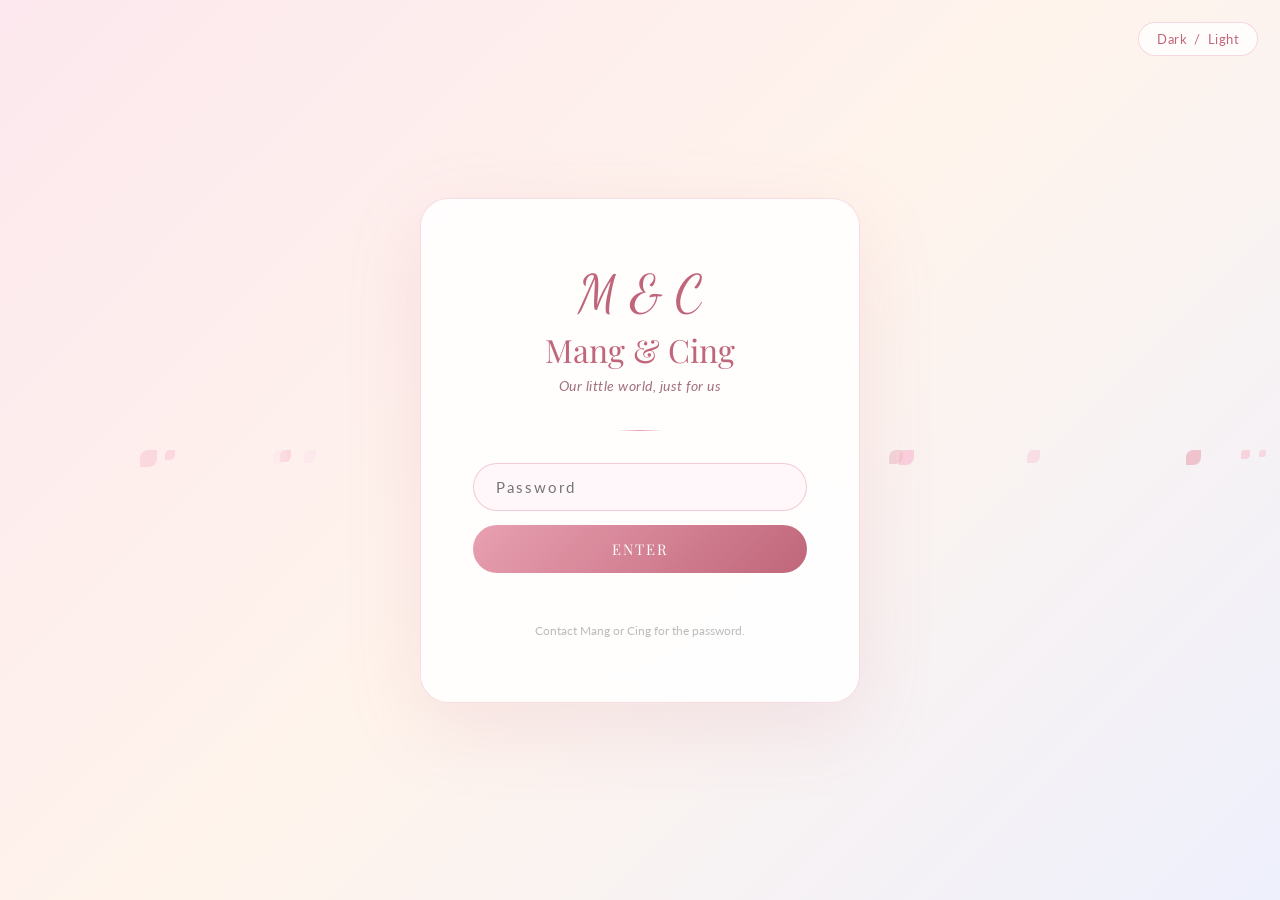
<file: index.html>
<!DOCTYPE html>
<html lang="en">
<head>
<meta charset="UTF-8">
<meta name="viewport" content="width=device-width, initial-scale=1.0">
<title>Mang &amp; Cing</title>
<link href="https://fonts.googleapis.com/css2?family=Playfair+Display:ital,wght@0,400;0,700;1,400&family=Lato:wght@300;400&family=Dancing+Script:wght@600&display=swap" rel="stylesheet">
<style>
  :root {
    --rose: #e8a0b0;
    --deep-rose: #c0667a;
    --gold: #d4a847;
    --text: #3a1a22;
  }
  * { margin:0; padding:0; box-sizing:border-box; }
  body {
    min-height:100vh;
    background: linear-gradient(135deg, #fce8ee 0%, #fff4ec 50%, #eef0fc 100%);
    font-family: 'Lato', sans-serif;
    display:flex; align-items:center; justify-content:center;
    position:relative; overflow:hidden;
    transition: background 0.4s;
  }
  body.dark {
    background: linear-gradient(135deg, #1a0a0e 0%, #100a18 50%, #0a1018 100%);
  }
  .petal {
    position:fixed; border-radius:50% 0 50% 0;
    animation: fall linear infinite; pointer-events:none;
  }
  @keyframes fall {
    0%   { transform: translateY(-20px) rotate(0deg); opacity: 0.7; }
    100% { transform: translateY(110vh) rotate(700deg); opacity: 0; }
  }
  .gate {
    position:relative; z-index:10;
    background: rgba(255,255,255,0.88);
    backdrop-filter: blur(24px);
    border: 1px solid rgba(232,160,176,0.35);
    border-radius: 28px;
    padding: 64px 52px;
    text-align: center;
    box-shadow: 0 24px 80px rgba(192,102,122,0.13);
    max-width: 440px; width: 90%;
    animation: fadeUp 0.9s ease forwards;
  }
  body.dark .gate {
    background: rgba(28,8,16,0.90);
    border-color: rgba(192,102,122,0.25);
    box-shadow: 0 24px 80px rgba(0,0,0,0.5);
  }
  @keyframes fadeUp { from{opacity:0;transform:translateY(28px);} to{opacity:1;transform:translateY(0);} }
  .monogram {
    font-family: 'Dancing Script', cursive;
    font-size: 3.2rem; color: var(--deep-rose);
    margin-bottom: 4px; display: block;
    animation: pulse 2.5s ease-in-out infinite;
  }
  body.dark .monogram { color: #f0a0b8; }
  @keyframes pulse { 0%,100%{transform:scale(1);} 50%{transform:scale(1.06);} }
  h1 {
    font-family: 'Playfair Display', serif;
    font-size: 2rem; color: var(--deep-rose);
    margin-bottom: 6px; font-weight: 400;
  }
  body.dark h1 { color: #f0a0b8; }
  .subtitle {
    color: #a07080; font-size: 0.9rem;
    margin-bottom: 36px; font-style: italic; letter-spacing: 0.5px;
  }
  body.dark .subtitle { color: #806070; }
  .divider {
    width: 48px; height: 1px;
    background: linear-gradient(to right, transparent, var(--rose), transparent);
    margin: 0 auto 32px;
  }
  input[type=password] {
    width: 100%; padding: 14px 22px;
    border: 1.5px solid rgba(232,160,176,0.5);
    border-radius: 50px; font-size: 0.95rem;
    background: rgba(255,245,248,0.8);
    color: var(--text); outline: none;
    font-family: 'Lato', sans-serif;
    transition: border-color 0.3s, box-shadow 0.3s;
    letter-spacing: 2px; margin-bottom: 14px;
  }
  body.dark input[type=password] {
    background: rgba(40,10,22,0.8); color: #f0e0e8;
    border-color: rgba(192,102,122,0.35);
  }
  input[type=password]:focus {
    border-color: var(--deep-rose);
    box-shadow: 0 0 0 3px rgba(192,102,122,0.1);
  }
  .btn {
    width: 100%; padding: 14px;
    background: linear-gradient(135deg, #e8a0b0, #c0667a);
    color: white; border: none; border-radius: 50px;
    font-size: 0.92rem; font-family: 'Playfair Display', serif;
    cursor: pointer; transition: all 0.3s;
    letter-spacing: 2px; text-transform: uppercase;
  }
  .btn:hover { transform: translateY(-2px); box-shadow: 0 8px 28px rgba(192,102,122,0.38); }
  .error {
    color: #c0667a; font-size: 0.83rem;
    margin-top: 12px; opacity: 0;
    transition: opacity 0.3s; font-style: italic;
  }
  .error.show { opacity: 1; }
  .hint { color: #bbb; font-size: 0.78rem; margin-top: 22px; }
  body.dark .hint { color: #555; }
  .theme-toggle {
    position: fixed; top: 22px; right: 22px; z-index: 100;
    background: rgba(255,255,255,0.82); border: 1px solid rgba(232,160,176,0.4);
    border-radius: 50px; padding: 8px 18px; cursor: pointer;
    font-size: 0.8rem; color: var(--deep-rose); letter-spacing: 0.5px;
    backdrop-filter: blur(12px); transition: all 0.3s;
    font-family: 'Lato', sans-serif;
  }
  body.dark .theme-toggle {
    background: rgba(28,8,16,0.85); border-color: rgba(192,102,122,0.3); color: #f0a0b8;
  }
  .theme-toggle:hover { background: var(--deep-rose); color: white; border-color: transparent; }
</style>
</head>
<body>
<button class="theme-toggle" onclick="toggleTheme()">Dark &nbsp;/&nbsp; Light</button>
<div id="petalContainer"></div>
<div class="gate">
  <span class="monogram">M &amp; C</span>
  <h1>Mang &amp; Cing</h1>
  <p class="subtitle">Our little world, just for us</p>
  <div class="divider"></div>
  <input type="password" id="pwInput" placeholder="Password" onkeydown="if(event.key==='Enter')tryEnter()">
  <button class="btn" onclick="tryEnter()">Enter</button>
  <p class="error" id="err">Incorrect password. Please try again.</p>
  <p class="hint">Contact Mang or Cing for the password.</p>
</div>
<script>
const PASSWORDS = { 'sweetlove2024':'site', 'mang2024':'mang', 'cing2024':'cing' };
function tryEnter(){
  const val = document.getElementById('pwInput').value.trim().toLowerCase();
  if(PASSWORDS[val]){
    sessionStorage.setItem('role', PASSWORDS[val]);
    sessionStorage.setItem('auth','true');
    window.location.href='home.html';
  } else {
    const e = document.getElementById('err');
    e.classList.add('show');
    setTimeout(()=>e.classList.remove('show'),2800);
    document.getElementById('pwInput').value='';
  }
}
const container=document.getElementById('petalContainer');
const colors=['#f9bfcf','#e8a0b0','#fce4ec','#f8bbd0'];
for(let i=0;i<18;i++){
  const p=document.createElement('div'); p.className='petal';
  const size=7+Math.random()*10;
  p.style.cssText=`left:${Math.random()*100}%;width:${size}px;height:${size}px;background:${colors[Math.floor(Math.random()*colors.length)]};animation-duration:${8+Math.random()*14}s;animation-delay:${-Math.random()*22}s;opacity:${0.3+Math.random()*0.4};`;
  container.appendChild(p);
}
function toggleTheme(){ document.body.classList.toggle('dark'); localStorage.setItem('theme',document.body.classList.contains('dark')?'dark':'light'); }
if(localStorage.getItem('theme')==='dark') document.body.classList.add('dark');
</script>
</body>
</html>
</file>
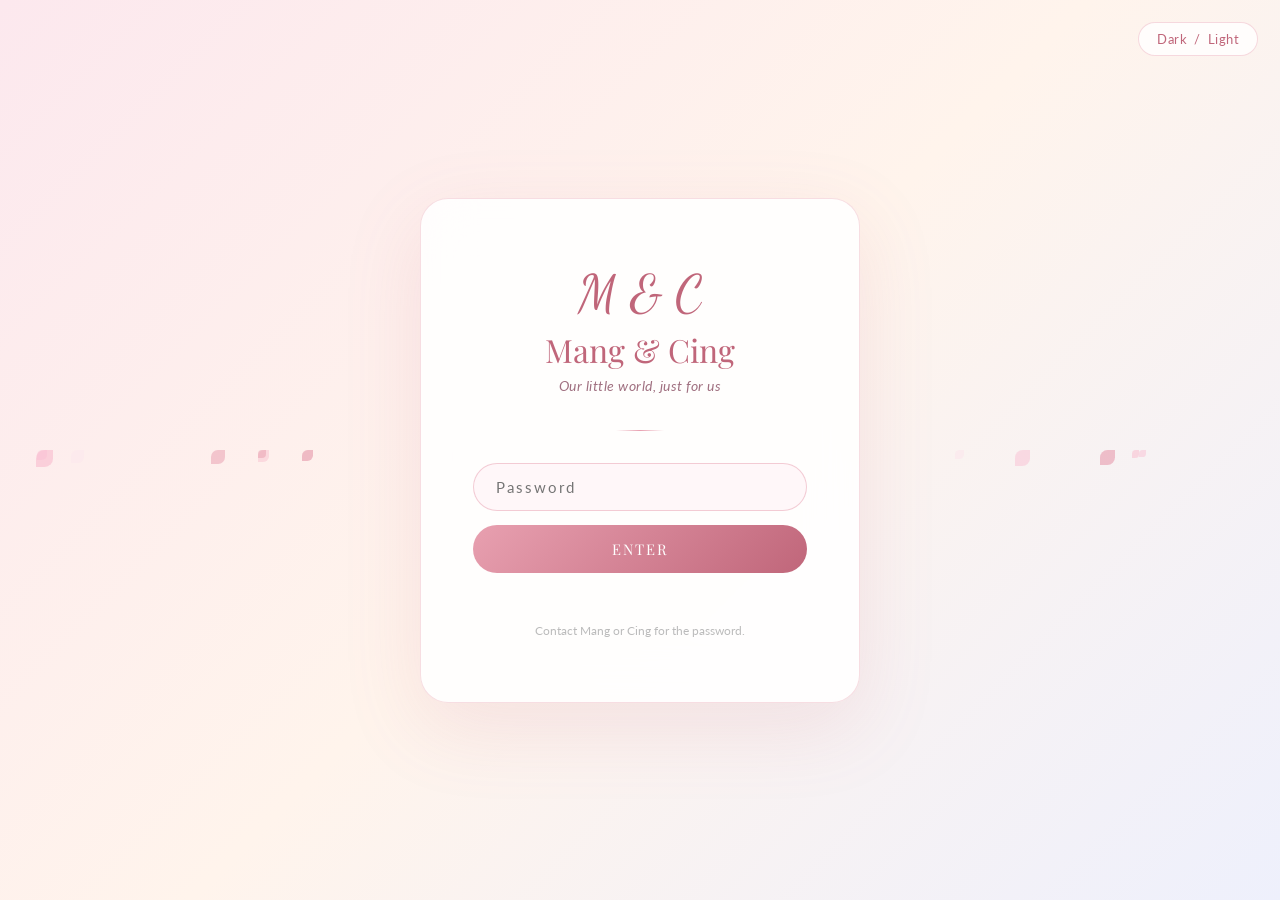
<file: gallery.html>
<!DOCTYPE html>
<html lang="en">
<head>
<meta charset="UTF-8">
<meta name="viewport" content="width=device-width, initial-scale=1.0">
<title>Gallery &ndash; Mang &amp; Cing</title>
<link rel="stylesheet" href="css/shared.css">
<style>
.page-header { text-align:center; padding:50px 20px 20px; }
.upload-zone {
  max-width:680px; margin:0 auto 40px;
  border:1.5px dashed var(--border); border-radius:20px;
  padding:32px; text-align:center;
  background:var(--card); backdrop-filter:blur(15px);
  transition:border-color 0.3s; position:relative; z-index:1;
}
.upload-zone:hover { border-color:var(--deep-rose); }
.upload-zone input[type=file] { display:none; }
.upload-label {
  display:inline-block; cursor:pointer;
  padding:11px 28px; border-radius:50px;
  background:var(--btn-grad); color:white;
  font-family:"Playfair Display",serif; font-size:0.95rem;
  margin-bottom:12px; transition:all 0.3s;
  letter-spacing:0.5px;
}
.upload-label:hover { transform:translateY(-2px); box-shadow:0 8px 25px rgba(192,102,122,0.4); }
.upload-hint { font-size:0.82rem; color:var(--text-light); margin-top:10px; line-height:1.6; }
.gallery-grid {
  display:grid;
  grid-template-columns:repeat(auto-fill,minmax(220px,1fr));
  gap:14px; padding:0 24px 60px; max-width:1200px; margin:0 auto;
  position:relative; z-index:1;
}
.gallery-item {
  position:relative; border-radius:16px; overflow:hidden;
  aspect-ratio:1; cursor:pointer;
  box-shadow:0 4px 20px var(--shadow);
  transition:all 0.35s; border:1.5px solid var(--border);
}
.gallery-item:hover { transform:scale(1.04) rotate(0.4deg); box-shadow:0 15px 50px var(--shadow); border-color:var(--deep-rose); }
.gallery-item img { width:100%; height:100%; object-fit:cover; transition:transform 0.4s; }
.gallery-item:hover img { transform:scale(1.08); }
.gallery-item .overlay {
  position:absolute; bottom:0; left:0; right:0;
  background:linear-gradient(transparent,rgba(30,5,15,0.7));
  padding:20px 12px 12px; color:white;
  opacity:0; transition:opacity 0.3s;
  font-size:0.8rem; font-style:italic;
}
.gallery-item:hover .overlay { opacity:1; }
.gallery-item .del-btn {
  position:absolute; top:8px; right:8px;
  background:rgba(180,40,70,0.85); color:white;
  border:none; border-radius:50%; width:28px; height:28px;
  cursor:pointer; font-size:0.75rem;
  display:none; align-items:center; justify-content:center;
}
.gallery-item:hover .del-btn { display:flex; }
.lightbox {
  display:none; position:fixed; inset:0; z-index:9000;
  background:rgba(8,0,4,0.96); backdrop-filter:blur(10px);
  align-items:center; justify-content:center; flex-direction:column;
}
.lightbox.open { display:flex; }
.lightbox img {
  max-width:90vw; max-height:80vh;
  border-radius:16px; box-shadow:0 20px 80px rgba(0,0,0,0.8);
  border:1px solid rgba(232,160,176,0.3);
}
.lb-controls { display:flex; gap:16px; margin-top:20px; }
.lb-btn {
  padding:9px 24px; border-radius:50px;
  border:1px solid rgba(232,160,176,0.4);
  background:rgba(255,255,255,0.08); color:white; cursor:pointer; font-size:0.88rem;
  transition:all 0.3s; letter-spacing:0.5px;
}
.lb-btn:hover { background:var(--deep-rose); border-color:transparent; }
.lb-close { position:absolute; top:20px; right:24px; font-size:1.6rem; color:rgba(255,255,255,0.6); cursor:pointer; }
.lb-close:hover { color:white; }
.lb-caption { color:rgba(255,255,255,0.55); font-style:italic; margin-top:12px; font-size:0.85rem; }
.empty-state { text-align:center; padding:70px 20px; color:var(--text-light); }
.empty-state p { font-family:"Playfair Display",serif; font-style:italic; font-size:1.1rem; }
</style>
</head>
<body>
<div class="petals-bg" id="petalsBg"></div>
<div id="navPlaceholder"></div>
<main>
<div class="page-header fade-up">
  <h1 class="section-title">Our Gallery</h1>
  <p class="section-sub">Every picture tells our story&hellip;</p>
</div>
<div class="upload-zone fade-up">
  <label class="upload-label" for="fileInput">Add Photos</label>
  <input type="file" id="fileInput" accept="image/*" multiple onchange="handleUpload(this.files)">
</div>
<div class="gallery-grid" id="galleryGrid"></div>
<div class="empty-state" id="emptyState" style="display:none;">
  <p>No photos yet. Add your first memory above.</p>
</div>
</main>
<div class="lightbox" id="lightbox">
  <span class="lb-close" onclick="closeLightbox()">&#x2715;</span>
  <img id="lbImg" src="" alt="">
  <p class="lb-caption" id="lbCaption"></p>
  <div class="lb-controls">
    <button class="lb-btn" onclick="lbNav(-1)">&larr; Previous</button>
    <button class="lb-btn" onclick="closeLightbox()">Close</button>
    <button class="lb-btn" onclick="lbNav(1)">Next &rarr;</button>
  </div>
</div>
<script src="js/shared.js"></script>
<script>
checkAuth(); applyTheme();
document.getElementById("navPlaceholder").innerHTML = navHtml("gallery");
spawnPetals(document.getElementById("petalsBg"), 18);
let photos=[]; let currentLb=0;
const exts=["jpg","jpeg","png","webp","JPG","JPEG","PNG"];
function checkFolderImages(){
  for(let i=1;i<=100;i++){
    for(const ext of exts){
      const src="images/"+i+"."+ext;
      const img=new Image();
      img.onload=()=>{ photos.push({src,name:"Memory "+i}); renderGallery(); };
      img.src=src;
    }
  }
  setTimeout(loadLocalPhotos,500);
}
function loadLocalPhotos(){
  const saved=JSON.parse(localStorage.getItem("gallery_photos")||"[]");
  saved.forEach(p=>{ if(!photos.find(x=>x.src===p.src)) photos.push(p); });
  renderGallery();
}
function handleUpload(files){
  Array.from(files).forEach(file=>{
    const reader=new FileReader();
    reader.onload=e=>{
      const p={src:e.target.result,name:file.name.replace(/\.[^.]+$/,"")};
      photos.push(p);
      try{ const s=JSON.parse(localStorage.getItem("gallery_photos")||"[]"); s.push(p); localStorage.setItem("gallery_photos",JSON.stringify(s)); }catch(err){}
      renderGallery(); showNotif("Photo added.");
    };
    reader.readAsDataURL(file);
  });
}
function renderGallery(){
  const grid=document.getElementById("galleryGrid");
  const empty=document.getElementById("emptyState");
  if(!photos.length){ empty.style.display="block"; grid.innerHTML=""; return; }
  empty.style.display="none";
  grid.innerHTML="";
  photos.forEach((p,i)=>{
    const div=document.createElement("div"); div.className="gallery-item fade-up";
    div.style.animationDelay=(i*0.04)+"s";
    div.innerHTML='<img src="'+p.src+'" alt="'+p.name+'" loading="lazy"><div class="overlay">'+p.name+'</div><button class="del-btn" onclick="deletePhoto('+i+',event)">&#x2715;</button>';
    div.addEventListener("click",()=>openLightbox(i));
    grid.appendChild(div);
  });
}
function deletePhoto(i,e){
  e.stopPropagation();
  if(confirm("Remove this photo?")){
    photos.splice(i,1);
    const saved=photos.filter(p=>p.src.startsWith("data:"));
    try{ localStorage.setItem("gallery_photos",JSON.stringify(saved)); }catch(err){}
    renderGallery(); showNotif("Photo removed.");
  }
}
function openLightbox(i){
  currentLb=i;
  document.getElementById("lbImg").src=photos[i].src;
  document.getElementById("lbCaption").textContent=photos[i].name;
  document.getElementById("lightbox").classList.add("open");
}
function closeLightbox(){ document.getElementById("lightbox").classList.remove("open"); }
function lbNav(dir){ currentLb=(currentLb+dir+photos.length)%photos.length; openLightbox(currentLb); }
document.getElementById("lightbox").addEventListener("click",function(e){ if(e.target===this)closeLightbox(); });
document.addEventListener("keydown",e=>{ if(e.key==="Escape")closeLightbox(); if(e.key==="ArrowLeft")lbNav(-1); if(e.key==="ArrowRight")lbNav(1); });
const uz=document.querySelector(".upload-zone");
uz.addEventListener("dragover",e=>{ e.preventDefault(); uz.style.borderColor="var(--deep-rose)"; });
uz.addEventListener("dragleave",()=>{ uz.style.borderColor=""; });
uz.addEventListener("drop",e=>{ e.preventDefault(); uz.style.borderColor=""; handleUpload(e.dataTransfer.files); });
checkFolderImages();
</script>
</body>
</html>
</file>
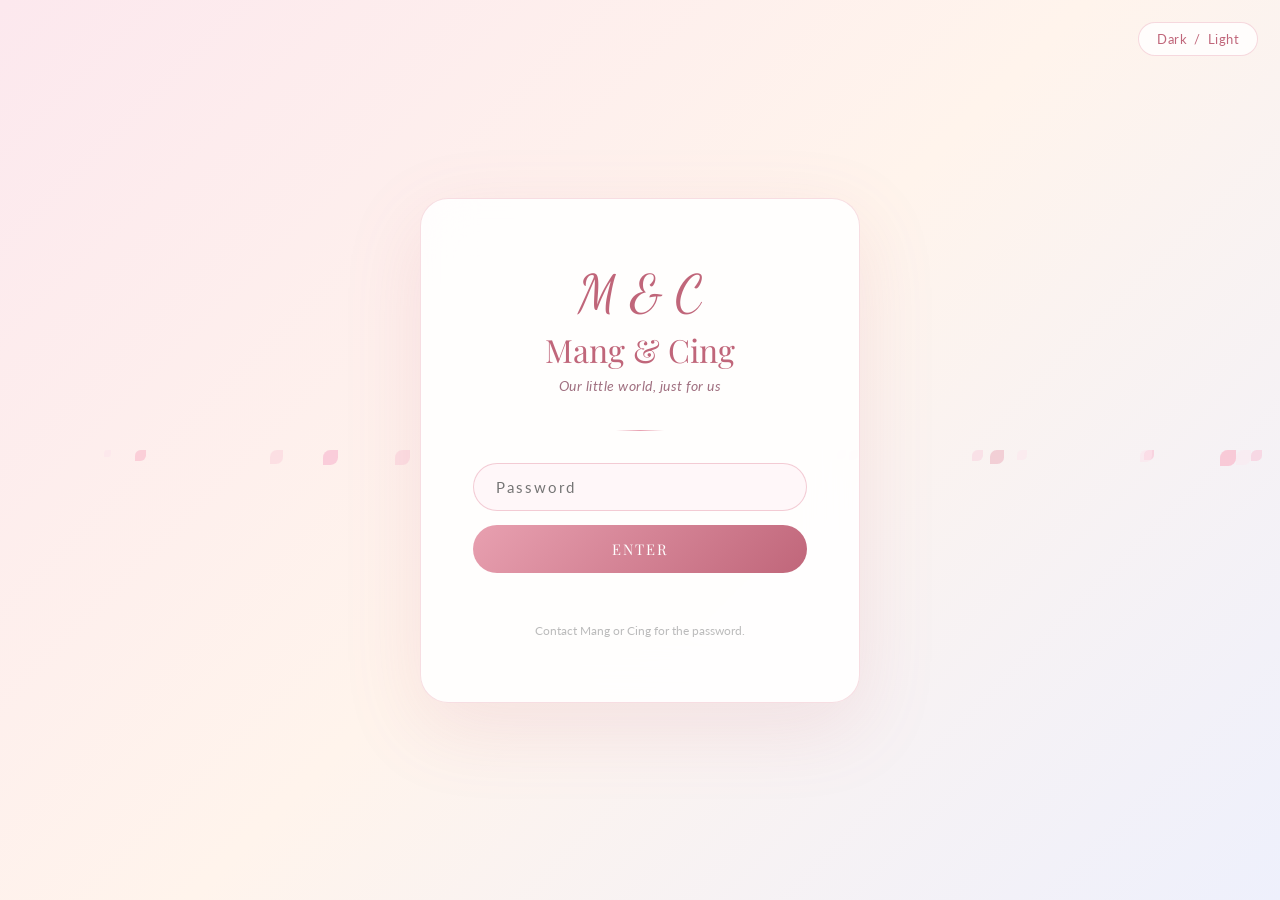
<file: games.html>
<!DOCTYPE html>
<html lang="en">
<head>
<meta charset="UTF-8">
<meta name="viewport" content="width=device-width, initial-scale=1.0">
<title>Fun Zone &ndash; Mang &amp; Cing</title>
<link rel="stylesheet" href="css/shared.css">
<style>
.page-header { text-align:center; padding:50px 20px 20px; }
.games-wrap { max-width:1000px; margin:0 auto; padding:0 20px 80px; }
.games-grid { display:grid; grid-template-columns:repeat(auto-fit,minmax(290px,1fr)); gap:20px; position:relative; z-index:1; }
.game-card {
  background:var(--card); border:1px solid var(--border); border-radius:22px;
  padding:28px; backdrop-filter:blur(15px); box-shadow:0 8px 32px var(--shadow); transition:all 0.3s;
}
.game-card:hover { transform:translateY(-4px); box-shadow:0 16px 50px var(--shadow); }
.game-tag { font-size:0.68rem; letter-spacing:2px; text-transform:uppercase; color:var(--gold); font-weight:700; margin-bottom:8px; }
.game-title { font-family:'Playfair Display',serif; color:var(--deep-rose); font-size:1.2rem; margin-bottom:8px; }
.game-desc { color:var(--text-light); font-size:0.83rem; margin-bottom:22px; line-height:1.6; font-style:italic; }
.tod-btns { display:flex; gap:10px; }
.tod-btn {
  flex:1; padding:11px; border-radius:12px; border:none;
  font-family:'Playfair Display',serif; font-size:0.92rem; cursor:pointer; transition:all 0.3s;
}
.tod-truth { background:linear-gradient(135deg,#b0c8f0,#7090d0); color:white; }
.tod-dare  { background:linear-gradient(135deg,#f0b0b8,#d06070); color:white; }
.tod-btn:hover { transform:scale(1.03); }
.tod-result {
  margin-top:14px; padding:14px; border-radius:12px;
  background:rgba(232,160,176,0.1); border:1px solid var(--border);
  color:var(--text); font-style:italic; line-height:1.7;
  font-size:0.88rem; display:none; font-family:'Playfair Display',serif;
}
.tod-result.show { display:block; animation:fadeUp 0.4s ease; }
.calc-inputs { display:flex; gap:8px; align-items:center; margin-bottom:12px; }
.calc-inputs input { flex:1; text-align:center; }
.calc-sep { color:var(--deep-rose); flex-shrink:0; font-family:'Dancing Script',cursive; font-size:1.2rem; }
.calc-result {
  text-align:center; padding:16px; border-radius:12px;
  background:rgba(212,168,71,0.08); border:1px solid rgba(212,168,71,0.25);
  display:none; animation:fadeUp 0.4s ease;
}
.calc-pct { font-size:3rem; font-weight:700; color:var(--deep-rose); font-family:'Playfair Display',serif; }
.calc-msg { color:var(--text-light); font-size:0.83rem; font-style:italic; margin-top:6px; }
.calc-bar { height:7px; border-radius:4px; background:rgba(232,160,176,0.2); margin:10px 0; overflow:hidden; }
.calc-fill { height:100%; background:var(--btn-grad); border-radius:4px; transition:width 1s ease; }
.comp-result {
  padding:16px; border-radius:12px; min-height:70px;
  background:rgba(232,160,176,0.08); border:1px solid var(--border);
  text-align:center; font-style:italic; color:var(--text); line-height:1.8;
  font-family:'Playfair Display',serif; margin-bottom:12px; font-size:0.95rem;
}
.comp-btns { display:flex; gap:10px; }
.wsi-quote {
  padding:16px; border-radius:12px; background:rgba(232,160,176,0.08);
  border:1px solid var(--border); text-align:center; font-style:italic;
  color:var(--text); margin-bottom:14px; font-family:'Playfair Display',serif;
  min-height:70px; line-height:1.7; font-size:0.93rem;
}
.wsi-btns { display:flex; gap:10px; }
.wsi-btn {
  flex:1; padding:10px; border-radius:10px; border:1.5px solid var(--border);
  background:transparent; color:var(--text); cursor:pointer; transition:all 0.3s;
  font-size:0.88rem;
}
.wsi-btn:hover { border-color:var(--deep-rose); color:var(--deep-rose); }
.wsi-feedback { text-align:center; margin-top:10px; font-weight:700; color:var(--deep-rose); font-size:0.85rem; font-family:'Playfair Display',serif; }
.wsi-score { font-size:0.78rem; color:var(--text-light); text-align:center; margin-top:4px; }
.wheel-wrap { text-align:center; }
.wheel {
  width:190px; height:190px; border-radius:50%; margin:0 auto 14px; position:relative;
  border:3px solid var(--deep-rose); box-shadow:0 4px 20px var(--shadow);
  transition:transform 5s cubic-bezier(.17,.67,.12,.99); cursor:pointer;
  background:conic-gradient(
    rgba(232,160,176,0.5) 0% 25%,
    rgba(212,168,71,0.3) 25% 50%,
    rgba(160,200,255,0.4) 50% 75%,
    rgba(180,255,180,0.3) 75% 100%
  );
}
.wheel::after {
  content:''; position:absolute; top:50%; left:50%;
  transform:translate(-50%,-50%);
  width:38px; height:38px; border-radius:50%;
  background:var(--bg); border:2px solid var(--deep-rose);
}
.spin-pointer { font-size:1.2rem; margin-bottom:6px; color:var(--deep-rose); animation:bounce 1s infinite; }
@keyframes bounce{0%,100%{transform:translateY(0);}50%{transform:translateY(-4px);}}
.spin-result { margin-top:12px; font-family:'Playfair Display',serif; color:var(--deep-rose); font-size:0.95rem; min-height:22px; font-style:italic; }
.joke-text {
  font-family:'Playfair Display',serif; font-size:0.93rem; color:var(--text); line-height:1.8;
  margin-bottom:16px; padding:16px; border-radius:12px;
  background:rgba(232,160,176,0.08); border:1px solid var(--border); min-height:80px;
}
</style>
</head>
<body>
<div class="petals-bg" id="petalsBg"></div>
<div id="navPlaceholder"></div>
<main>
<div class="page-header fade-up">
  <h1 class="section-title">Play Together</h1>
  <p class="section-sub">Laugh, tease, and enjoy each other&hellip;</p>
</div>
<div class="games-wrap">
<div class="games-grid">
  <!-- Truth or Dare -->
  <div class="game-card fade-up">
    <div class="game-tag">Classic</div>
    <div class="game-title">Truth or Dare</div>
    <div class="game-desc">Reveal a secret or accept a challenge &mdash; just for you two.</div>
    <div class="tod-btns">
      <button class="tod-btn tod-truth" onclick="getTruth()">Truth</button>
      <button class="tod-btn tod-dare" onclick="getDare()">Dare</button>
    </div>
    <div class="tod-result" id="todResult"></div>
  </div>

  <!-- Love Calculator -->
  <div class="game-card fade-up">
    <div class="game-tag">For Fun</div>
    <div class="game-title">Love Calculator</div>
    <div class="game-desc">Calculate compatibility &mdash; the result is always obvious.</div>
    <div class="calc-inputs">
      <input type="text" id="calcName1" placeholder="Name 1" value="Mang">
      <span class="calc-sep">&amp;</span>
      <input type="text" id="calcName2" placeholder="Name 2" value="Cing">
    </div>
    <button class="btn-primary" style="width:100%" onclick="calcLove()">Calculate</button>
    <div class="calc-result" id="calcResult">
      <div class="calc-pct" id="calcPct">0%</div>
      <div class="calc-bar"><div class="calc-fill" id="calcFill" style="width:0%"></div></div>
      <div class="calc-msg" id="calcMsg"></div>
    </div>
  </div>

  <!-- Compliments -->
  <div class="game-card fade-up">
    <div class="game-tag">Sweet</div>
    <div class="game-title">Compliment Generator</div>
    <div class="game-desc">Never run out of sweet things to say to each other.</div>
    <div class="comp-result" id="compResult">Click below to generate a compliment.</div>
    <div class="comp-btns">
      <button class="btn-primary" style="flex:1" onclick="genComp('Mang')">For Mang</button>
      <button class="btn-primary" style="flex:1" onclick="genComp('Cing')">For Cing</button>
    </div>
  </div>

  <!-- Who Said It -->
  <div class="game-card fade-up">
    <div class="game-tag">Quiz</div>
    <div class="game-title">Who Said It?</div>
    <div class="game-desc">Guess whether Mang or Cing said it. How well do you know each other?</div>
    <div class="wsi-quote" id="wsiQuote">Press &ldquo;Next&rdquo; to begin.</div>
    <div class="wsi-btns">
      <button class="wsi-btn" onclick="wsiGuess('Mang')">Mang said it</button>
      <button class="wsi-btn" onclick="wsiGuess('Cing')">Cing said it</button>
    </div>
    <div class="wsi-feedback" id="wsiFeedback"></div>
    <div class="wsi-score" id="wsiScore">Score: 0 / 0</div>
    <button class="btn-secondary" style="width:100%;margin-top:12px;" onclick="wsiNext()">Next</button>
  </div>

  <!-- Date Night Wheel -->
  <div class="game-card fade-up">
    <div class="game-tag">Decide</div>
    <div class="game-title">Date Night Wheel</div>
    <div class="game-desc">Cannot agree on what to do? Let fate decide.</div>
    <div class="wheel-wrap">
      <div class="spin-pointer">&#x25BC;</div>
      <div class="wheel" id="wheel" onclick="spinWheel()"></div>
      <div class="spin-result" id="spinResult">Click the wheel to spin</div>
    </div>
  </div>

  <!-- Couple Jokes -->
  <div class="game-card fade-up">
    <div class="game-tag">Humor</div>
    <div class="game-title">Couple Jokes</div>
    <div class="game-desc">Because laughter is one of the best parts of love.</div>
    <div class="joke-text" id="jokeText">Click below for a joke.</div>
    <button class="btn-primary" style="width:100%" onclick="nextJoke()">Next Joke</button>
  </div>
</div>
</div>
</main>
<script src="js/shared.js"></script>
<script>
checkAuth(); applyTheme();
document.getElementById('navPlaceholder').innerHTML = navHtml('games');
spawnPetals(document.getElementById('petalsBg'), 18);

const truths=[
  "What is the first thing you noticed about me?",
  "What is your favorite memory of us together?",
  "When did you first realize you had feelings for me?",
  "What is one thing I do that makes your day better without you saying anything?",
  "What is the most embarrassing thing you have done because of me?",
  "If you could relive one day of our relationship, which would it be and why?",
  "What is something you have always wanted to tell me but never found the right moment?",
  "What is the cheesiest thought you have ever had about me?",
  "What song reminds you most of us, and why?",
  "What small habit of mine secretly makes you smile?",
];
const dares=[
  "Send me a voice message saying something sweet in three different accents.",
  "Write my name on your hand right now and send a photo.",
  "Say three things you love about me out loud, right now, without pausing.",
  "Do your best impression of me for thirty seconds.",
  "Send me the most unflattering selfie you can make.",
  "Text me one embarrassing childhood memory. Go.",
  "Sing thirty seconds of our song.",
  "Write me a short poem about us. You have three minutes.",
  "Let me choose your profile photo for one day.",
  "Record a five-second video saying something you have never said before.",
];
function getTruth(){
  const r=document.getElementById('todResult');
  r.textContent=truths[Math.floor(Math.random()*truths.length)];
  r.classList.add('show');
}
function getDare(){
  const r=document.getElementById('todResult');
  r.textContent=dares[Math.floor(Math.random()*dares.length)];
  r.classList.add('show');
}

function calcLove(){
  const n1=document.getElementById('calcName1').value.trim().toLowerCase();
  const n2=document.getElementById('calcName2').value.trim().toLowerCase();
  let pct;
  if((n1.includes('mang')&&n2.includes('cing'))||(n1.includes('cing')&&n2.includes('mang'))){ pct=100; }
  else { pct=72+Math.floor(Math.random()*27); }
  const r=document.getElementById('calcResult'); r.style.display='block';
  document.getElementById('calcPct').textContent=pct+'%';
  setTimeout(()=>document.getElementById('calcFill').style.width=pct+'%',100);
  document.getElementById('calcMsg').textContent=pct===100?'Made for each other. No further analysis required.':'Very strong compatibility.';
}

const complsMang=[
  "Mang, your smile could brighten the darkest room. Cing noticed it the very first time.",
  "Mang, the way you care for people without expecting anything in return is extraordinary.",
  "Mang, your laugh is one of Cing\u2019s favorite sounds in the whole world.",
  "Mang, you have a way of making everything feel safe and okay.",
  "Mang, you are proof that good people really do exist.",
  "Mang, you make ordinary days feel like something worth remembering.",
  "Mang, you are somehow even more endearing when you are being completely ridiculous.",
  "Mang, Cing is quietly grateful for you every single day.",
];
const complsCing=[
  "Cing, you are genuinely the most beautiful person Mang has ever seen.",
  "Cing, your kindness changes the people around you without you even realizing it.",
  "Cing, your laughter is Mang\u2019s absolute favorite sound.",
  "Cing, the way you love is quiet and fierce and completely wonderful.",
  "Cing, everything about you is Mang\u2019s favorite thing.",
  "Cing, you make life more colorful just by being in it.",
  "Cing, you are effortlessly beautiful, even when you do not believe it.",
  "Cing, you are the best thing that ever happened to Mang. No question.",
];
function genComp(who){
  const arr=who==='Mang'?complsMang:complsCing;
  const r=document.getElementById('compResult');
  r.style.opacity=0;
  setTimeout(()=>{ r.textContent='\u201c'+arr[Math.floor(Math.random()*arr.length)]+'\u201d'; r.style.transition='opacity 0.4s'; r.style.opacity=1; },200);
}

const wsiData=[
  {q:"Why is it so late? I am worried about you.",who:"Mang"},
  {q:"You always make me feel like the most important person in the room.",who:"Cing"},
  {q:"Did you eat? I am asking again. Did you eat?",who:"Mang"},
  {q:"I just want to hold your hand and not let go.",who:"Cing"},
  {q:"I saw something funny and immediately thought of you.",who:"Mang"},
  {q:"You are handsome. I know you do not always believe it, but you are.",who:"Cing"},
  {q:"Stop being so endearing, it is genuinely distracting.",who:"Mang"},
  {q:"I love you even when you are being difficult right now.",who:"Cing"},
  {q:"I just need one hug from you and everything will feel better.",who:"Mang"},
  {q:"You never have to face anything alone. I am right here.",who:"Cing"},
];
let wsiIdx=0,wsiCorrect=0,wsiTotal=0;
function wsiNext(){
  wsiIdx=Math.floor(Math.random()*wsiData.length);
  document.getElementById('wsiQuote').textContent='\u201c'+wsiData[wsiIdx].q+'\u201d';
  document.getElementById('wsiFeedback').textContent='';
}
function wsiGuess(g){
  wsiTotal++;
  const correct=wsiData[wsiIdx].who===g;
  if(correct){ wsiCorrect++; document.getElementById('wsiFeedback').textContent='Correct.'; }
  else { document.getElementById('wsiFeedback').textContent='Not quite \u2014 it was '+wsiData[wsiIdx].who+'.'; }
  document.getElementById('wsiScore').textContent='Score: '+wsiCorrect+' / '+wsiTotal;
  setTimeout(wsiNext,1800);
}
wsiNext();

const dateOptions=['Movie night at home','Cook a new recipe together','Go stargazing','Dance together in the living room','A picnic, wherever you are','Play a board game','Spa and relaxation evening','A spontaneous drive with no destination'];
let spinning=false;
function spinWheel(){
  if(spinning) return; spinning=true;
  document.getElementById('spinResult').textContent='Spinning\u2026';
  const deg=1440+Math.floor(Math.random()*360);
  document.getElementById('wheel').style.transform='rotate('+deg+'deg)';
  setTimeout(()=>{
    spinning=false;
    const idx=Math.floor(((360-(deg%360))/360)*dateOptions.length)%dateOptions.length;
    document.getElementById('spinResult').textContent=dateOptions[idx];
    showNotif('Tonight: '+dateOptions[idx]);
  },5100);
}

const jokes=[
  "Mang: \u201cI love you more than rice.\u201d Cing: \u201cProve it.\u201d Mang: \u201c\u2026I love you as much as rice.\u201d",
  "Why does Mang smile so much? Because Cing texted back. It really is that simple.",
  "Cing: \u201cWe need to talk.\u201d Mang\u2019s entire nervous system: initiating full shutdown.",
  "Mang\u2019s love language: \u201cDid you eat?\u201d Cing\u2019s love language: \u201cLet me worry about you every second of the day.\u201d They are perfect.",
  "Couple GPS: \u201cIn 500 meters, hold hands. Then disagree on directions. Then laugh about it.\u201d",
  "Real love is telling someone their lunch looks questionable and eating it anyway because they made it.",
  "Mang fell for Cing the moment she complained about something trivial and he thought, \u201cShe is so adorable when she does that.\u201d",
  "Cing: \u201cI\u2019m fine.\u201d Mang, who has been paying attention: \u201cCode red.\u201d",
  "Being in love means spending twenty minutes arguing about where to eat, then both saying \u201cI don\u2019t mind, you choose.\u201d",
  "Cing stole Mang\u2019s heart. Mang is pressing absolutely no charges.",
];
let ji=0;
function nextJoke(){
  ji=(ji+1)%jokes.length;
  const el=document.getElementById('jokeText');
  el.style.opacity=0;
  setTimeout(()=>{ el.textContent=jokes[ji]; el.style.transition='opacity 0.4s'; el.style.opacity=1; },200);
}
document.getElementById('jokeText').textContent=jokes[0];
</script>
</body>
</html>
</file>
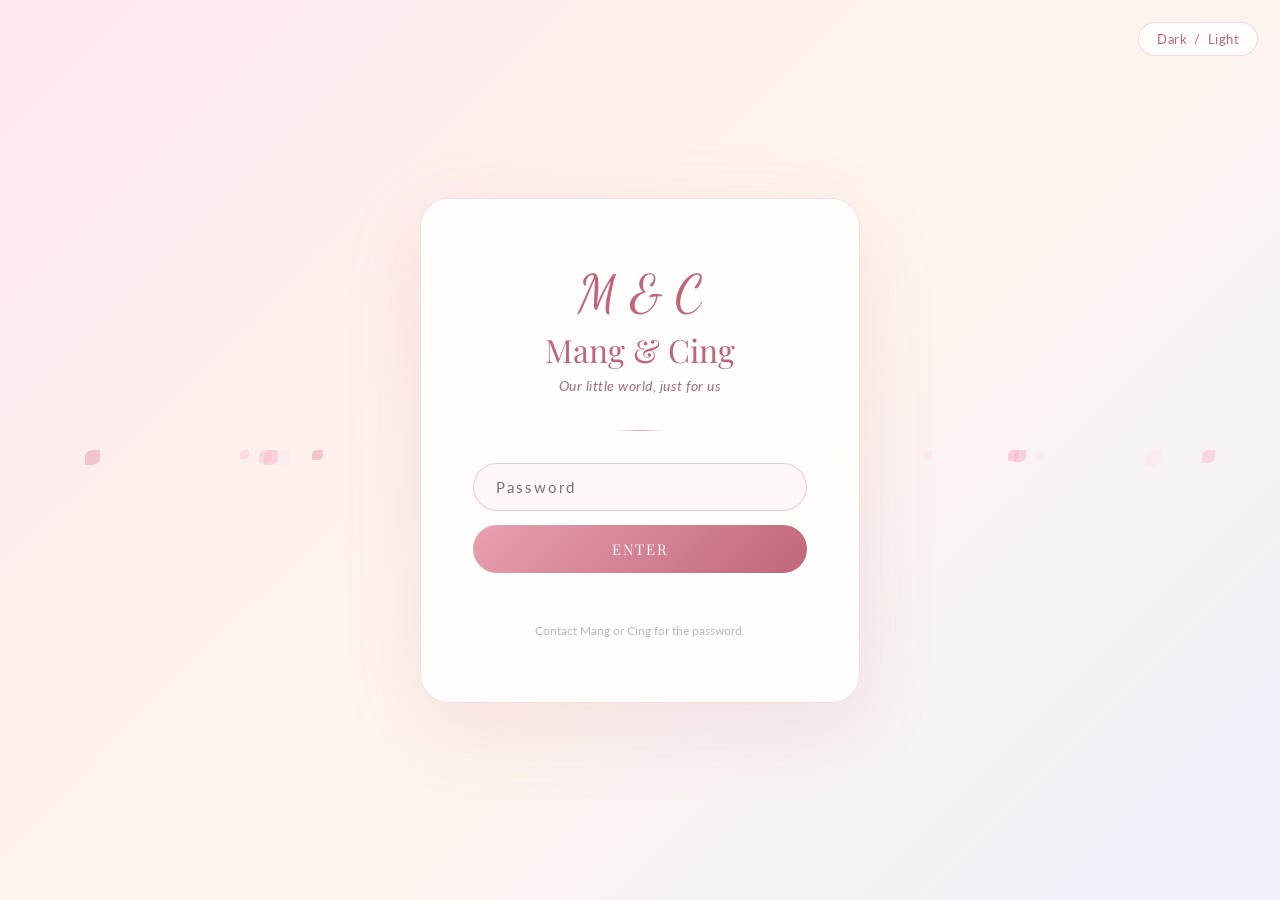
<file: home.html>
<!DOCTYPE html>
<html lang="en">
<head>
<meta charset="UTF-8">
<meta name="viewport" content="width=device-width, initial-scale=1.0">
<title>Home &ndash; Mang &amp; Cing</title>
<link rel="stylesheet" href="css/shared.css">
<style>
.hero {
  min-height:calc(100vh - 70px);
  display:flex; flex-direction:column;
  align-items:center; justify-content:center;
  text-align:center; padding:40px 20px;
  position:relative; z-index:1;
}
.names {
  font-family:'Dancing Script',cursive;
  font-size:clamp(2.8rem,8vw,6rem);
  background:linear-gradient(135deg,#c0667a,#d4a847,#c0667a);
  -webkit-background-clip:text; -webkit-text-fill-color:transparent;
  background-clip:text;
  line-height:1.2; margin-bottom:14px;
  animation:fadeUp 1s ease;
}
.tagline {
  font-family:'Playfair Display',serif;
  font-size:clamp(1rem,2.5vw,1.3rem);
  color:var(--text-light); font-style:italic;
  margin-bottom:48px; animation:fadeUp 1.2s ease;
  letter-spacing:0.3px;
}
.since {
  font-size:0.82rem; color:var(--gold);
  text-transform:uppercase; letter-spacing:2px;
  margin-bottom:8px; font-weight:700;
}
.counter-row {
  display:flex; gap:20px; flex-wrap:wrap;
  justify-content:center; margin-bottom:56px;
  animation:fadeUp 1.4s ease;
}
.counter-box {
  background:var(--card); border:1px solid var(--border);
  border-radius:20px; padding:24px 30px; text-align:center;
  backdrop-filter:blur(15px);
  box-shadow:0 8px 32px var(--shadow);
  min-width:130px;
}
.counter-num {
  font-family:'Playfair Display',serif;
  font-size:2.4rem; color:var(--deep-rose); font-weight:700; display:block;
}
.counter-label {
  font-size:0.72rem; color:var(--text-light);
  text-transform:uppercase; letter-spacing:1.5px; margin-top:4px;
}
.quick-nav {
  display:grid; grid-template-columns:repeat(auto-fit,minmax(155px,1fr));
  gap:14px; max-width:880px; width:100%;
  animation:fadeUp 1.6s ease;
}
.qnav-card {
  background:var(--card); border:1px solid var(--border);
  border-radius:18px; padding:24px 18px; text-align:center;
  text-decoration:none; color:var(--text);
  backdrop-filter:blur(15px); transition:all 0.3s;
  box-shadow:0 4px 20px var(--shadow);
}
.qnav-card:hover { transform:translateY(-5px) scale(1.03); box-shadow:0 15px 50px var(--shadow); border-color:var(--deep-rose); }
.qnav-icon {
  font-size:0.7rem; letter-spacing:3px; text-transform:uppercase;
  color:var(--gold); margin-bottom:10px; display:block; font-weight:700;
}
.qnav-label { font-family:'Playfair Display',serif; font-size:1.05rem; color:var(--deep-rose); }
.qnav-sub { font-size:0.75rem; color:var(--text-light); margin-top:5px; font-style:italic; }
.love-quote {
  max-width:580px; width:100%; margin:48px auto 0;
  text-align:center; padding:0 20px;
  animation:fadeUp 1.8s ease;
}
.quote-text {
  font-family:'Playfair Display',serif;
  font-size:1.1rem; font-style:italic;
  color:var(--text-light); line-height:1.9;
  transition:opacity 0.4s;
}
.quote-change {
  background:none; border:1px solid var(--border); border-radius:20px;
  padding:7px 18px; cursor:pointer; font-size:0.8rem;
  color:var(--text-light); margin-top:16px;
  transition:all 0.3s; letter-spacing:0.5px;
}
.quote-change:hover { background:var(--deep-rose); color:white; border-color:transparent; }
</style>
</head>
<body>
<div class="petals-bg" id="petalsBg"></div>
<div id="navPlaceholder"></div>
<main>
<div class="hero">
  <div class="since">Since September 2, 2022</div>
  <div class="names float">Mang &amp; Cing</div>
  <p class="tagline">&ldquo;Two hearts, one beautiful story.&rdquo;</p>

  <div class="counter-row">
    <div class="counter-box">
      <span class="counter-num" id="days">0</span>
      <span class="counter-label">Days Together</span>
    </div>
    <div class="counter-box">
      <span class="counter-num" id="hours">0</span>
      <span class="counter-label">Hours of Love</span>
    </div>
    <div class="counter-box">
      <span class="counter-num" id="mins">0</span>
      <span class="counter-label">Minutes of Joy</span>
    </div>
    <div class="counter-box">
      <span class="counter-num" id="secs">0</span>
      <span class="counter-label">Seconds &amp; Counting</span>
    </div>
  </div>

  <div class="quick-nav">
    <a class="qnav-card" href="gallery.html">
      <span class="qnav-icon">Gallery</span>
      <div class="qnav-label">Our Photos</div>
      <div class="qnav-sub">Every memory captured</div>
    </a>
    <a class="qnav-card" href="letters.html">
      <span class="qnav-icon">Letters</span>
      <div class="qnav-label">Love Letters</div>
      <div class="qnav-sub">Words from the heart</div>
    </a>
    <a class="qnav-card" href="timeline.html">
      <span class="qnav-icon">Timeline</span>
      <div class="qnav-label">Our Story</div>
      <div class="qnav-sub">How it all began</div>
    </a>
    <a class="qnav-card" href="music.html">
      <span class="qnav-icon">Music</span>
      <div class="qnav-label">Our Playlist</div>
      <div class="qnav-sub">The soundtrack of us</div>
    </a>
    <a class="qnav-card" href="games.html">
      <span class="qnav-icon">Fun</span>
      <div class="qnav-label">Play Together</div>
      <div class="qnav-sub">Laugh &amp; be silly</div>
    </a>
    <a class="qnav-card" href="wishes.html">
      <span class="qnav-icon">Wishes</span>
      <div class="qnav-label">Dreams &amp; Promises</div>
      <div class="qnav-sub">Where we&rsquo;re headed</div>
    </a>
  </div>

  <div class="love-quote">
    <p class="quote-text" id="quoteText">&ldquo;You are my today and all of my tomorrows.&rdquo;</p>
    <button class="quote-change" onclick="changeQuote()">New Quote</button>
  </div>
</div>
</main>

<script src="js/shared.js"></script>
<script>
checkAuth(); applyTheme();
document.getElementById('navPlaceholder').innerHTML = navHtml('home');
spawnPetals(document.getElementById('petalsBg'), 25);

const START = new Date('2022-09-02T00:00:00');
function updateCounter(){
  const diff = new Date() - START;
  document.getElementById('days').textContent  = Math.floor(diff/86400000).toLocaleString();
  document.getElementById('hours').textContent = Math.floor((diff%86400000)/3600000).toLocaleString();
  document.getElementById('mins').textContent  = Math.floor((diff%3600000)/60000).toLocaleString();
  document.getElementById('secs').textContent  = Math.floor((diff%60000)/1000);
}
updateCounter(); setInterval(updateCounter,1000);

const quotes=[
  '\u201cYou are my today and all of my tomorrows.\u201d',
  '\u201cIn all the world, there is no heart for me like yours.\u201d',
  '\u201cI love you not only for what you are, but for what I am when I am with you.\u201d',
  '\u201cYou are the best thing that\u2019s ever been mine.\u201d',
  '\u201cWherever you are, that is my home.\u201d',
  '\u201cMy favorite place in all the world is next to you.\u201d',
  '\u201cYou make me want to be a better person.\u201d',
  '\u201cI would rather spend one lifetime with you than face all the ages of this world alone.\u201d',
  '\u201cMeeting you was fate. Becoming your friend was a choice. Falling in love was beyond my control.\u201d',
  '\u201cYou are my sun, my moon, and all my stars.\u201d',
  '\u201cI love you even when I\u2019m hungry. That is real love.\u201d',
  '\u201cYou are the cheese to my rice. Essential.\u201d',
];
let qi=0;
function changeQuote(){
  qi=(qi+1)%quotes.length;
  const el=document.getElementById('quoteText');
  el.style.opacity=0;
  setTimeout(()=>{ el.textContent=quotes[qi]; el.style.opacity=1; },250);
}
</script>
</body>
</html>
</file>
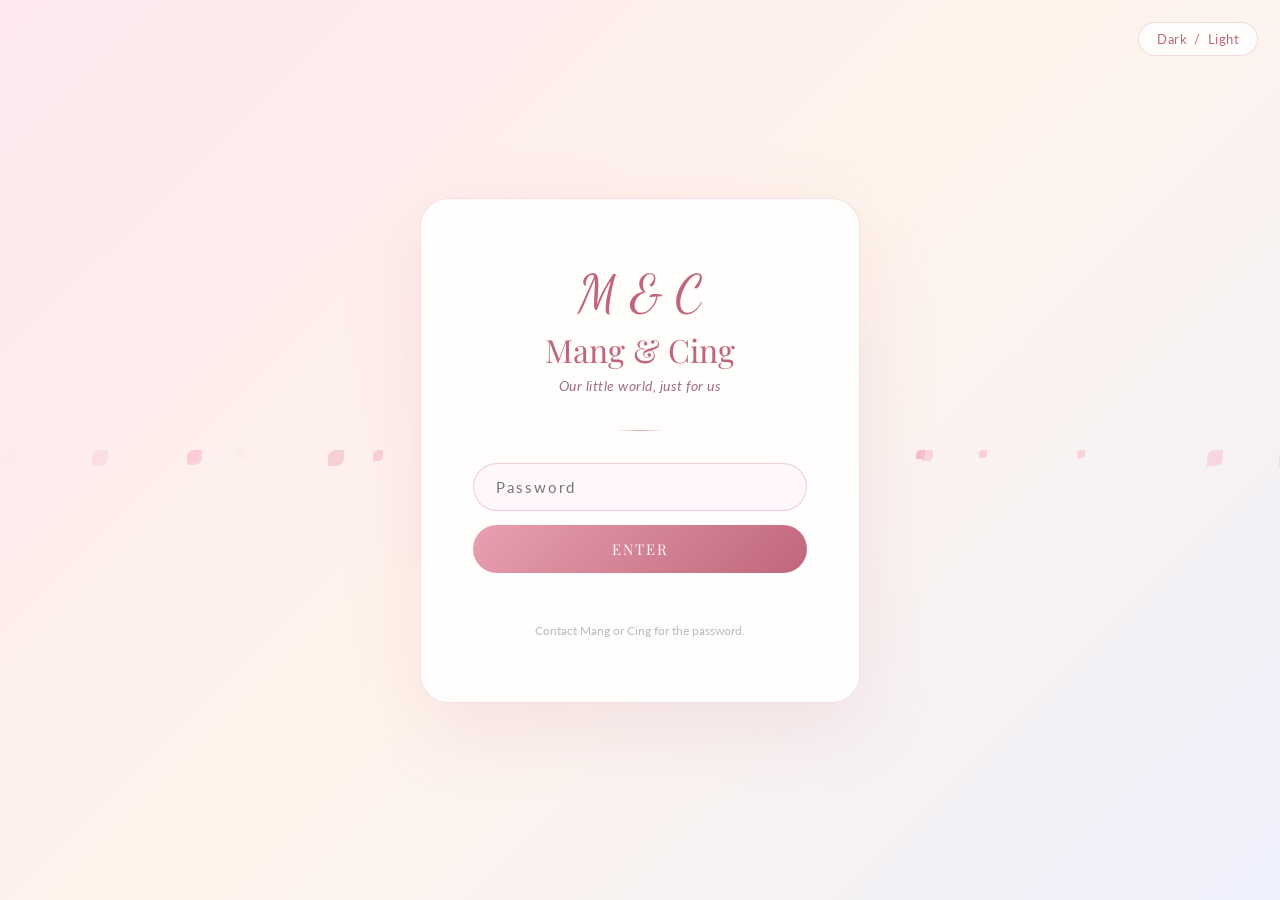
<file: letters.html>
<!DOCTYPE html>
<html lang="en">
<head>
<meta charset="UTF-8">
<meta name="viewport" content="width=device-width, initial-scale=1.0">
<title>Letters &ndash; Mang &amp; Cing</title>
<link rel="stylesheet" href="css/shared.css">
<style>
.page-header { text-align:center; padding:50px 20px 20px; }
.letters-wrap { max-width:880px; margin:0 auto; padding:0 20px 60px; }
.write-card {
  background:var(--card); border:1px solid var(--border); border-radius:24px;
  padding:32px; backdrop-filter:blur(15px); box-shadow:0 8px 32px var(--shadow);
  margin-bottom:36px; position:relative; z-index:1;
}
.write-card h2 { font-family:'Playfair Display',serif; color:var(--deep-rose); margin-bottom:6px; font-size:1.4rem; }
.from-badge {
  display:inline-block; padding:5px 16px; border-radius:50px;
  font-size:0.8rem; font-weight:700; margin-bottom:18px;
  text-transform:uppercase; letter-spacing:1px;
}
.from-mang { background:rgba(100,150,255,0.12); color:#4477cc; border:1px solid rgba(100,150,255,0.25); }
.from-cing { background:rgba(255,100,150,0.12); color:#b03060; border:1px solid rgba(255,100,150,0.25); }
.from-site { background:rgba(180,180,180,0.12); color:#888; border:1px solid rgba(180,180,180,0.2); }
textarea.letter-body {
  min-height:160px; resize:vertical; font-size:1rem; line-height:1.8;
  font-family:'Playfair Display',serif; margin-bottom:16px;
}
.filter-bar { display:flex; gap:10px; margin-bottom:22px; flex-wrap:wrap; position:relative; z-index:1; }
.filter-btn {
  padding:8px 18px; border-radius:50px; border:1.5px solid var(--border);
  background:transparent; color:var(--text-light); cursor:pointer; font-size:0.83rem;
  transition:all 0.3s; letter-spacing:0.3px;
}
.filter-btn.active, .filter-btn:hover { background:var(--deep-rose); color:white; border-color:transparent; }
.letter-card {
  background:var(--card); border:1px solid var(--border); border-radius:20px;
  padding:28px; margin-bottom:18px;
  backdrop-filter:blur(15px); box-shadow:0 4px 20px var(--shadow);
  position:relative; z-index:1; transition:all 0.3s;
  animation:fadeUp 0.5s ease;
}
.letter-card:hover { transform:translateY(-3px); box-shadow:0 12px 40px var(--shadow); }
.letter-header { display:flex; justify-content:space-between; align-items:flex-start; margin-bottom:14px; flex-wrap:wrap; gap:8px; }
.letter-from-name { font-family:'Dancing Script',cursive; font-size:1.4rem; color:var(--deep-rose); }
.letter-date { font-size:0.78rem; color:var(--text-light); }
.letter-subject { font-family:'Playfair Display',serif; font-size:1.05rem; color:var(--text); margin-bottom:10px; font-style:italic; }
.letter-body-text { color:var(--text-light); line-height:1.9; font-family:'Playfair Display',serif; font-style:italic; font-size:0.95rem; }
.letter-footer { margin-top:16px; display:flex; justify-content:flex-end; gap:10px; align-items:center; }
.react-btn {
  background:none; border:1px solid var(--border); border-radius:50px;
  padding:5px 12px; cursor:pointer; font-size:0.8rem; color:var(--text-light);
  transition:all 0.2s;
}
.react-btn:hover { border-color:var(--deep-rose); color:var(--deep-rose); }
.del-letter { background:none; border:none; cursor:pointer; color:#cc5566; font-size:0.78rem; opacity:0.4; transition:opacity 0.2s; }
.del-letter:hover { opacity:1; }
.no-letters { text-align:center; padding:60px; color:var(--text-light); font-family:'Playfair Display',serif; font-style:italic; }
.form-actions { display:flex; justify-content:flex-end; gap:12px; }
</style>
</head>
<body>
<div class="petals-bg" id="petalsBg"></div>
<div id="navPlaceholder"></div>
<main>
<div class="page-header fade-up">
  <h1 class="section-title">Love Letters</h1>
  <p class="section-sub">Words straight from the heart&hellip;</p>
</div>
<div class="letters-wrap">
  <div class="write-card fade-up">
    <h2>Write a Letter</h2>
    <span class="from-badge" id="fromBadge">Loading&hellip;</span>
    <input type="text" id="subjectInput" placeholder="Subject&hellip;" style="margin-bottom:12px;">
    <textarea class="letter-body" id="letterBody" placeholder="Dear Mang / Dear Cing&#10;&#10;Write your heart out&hellip;"></textarea>
    <div class="form-actions">
      <button class="btn-secondary" onclick="clearForm()">Clear</button>
      <button class="btn-primary" onclick="sendLetter()">Send Letter</button>
    </div>
  </div>
  <div class="filter-bar">
    <button class="filter-btn active" onclick="filterLetters('all',this)">All</button>
    <button class="filter-btn" onclick="filterLetters('Mang',this)">From Mang</button>
    <button class="filter-btn" onclick="filterLetters('Cing',this)">From Cing</button>
  </div>
  <div id="lettersContainer"></div>
</div>
</main>
<script src="js/shared.js"></script>
<script>
checkAuth(); applyTheme();
document.getElementById('navPlaceholder').innerHTML = navHtml('letters');
spawnPetals(document.getElementById('petalsBg'), 18);
const role=getRole();
const senderName=role==='mang'?'Mang':role==='cing'?'Cing':'Guest';
const badge=document.getElementById('fromBadge');
badge.textContent=role==='mang'?'Writing as Mang Muan Mung':role==='cing'?'Writing as Cing Sian Hoih Lian':'View only';
badge.className='from-badge '+(role==='mang'?'from-mang':role==='cing'?'from-cing':'from-site');
let letters=JSON.parse(localStorage.getItem('love_letters')||'[]');
let currentFilter='all';
function sendLetter(){
  const sub=document.getElementById('subjectInput').value.trim();
  const body=document.getElementById('letterBody').value.trim();
  if(!sub||!body){ showNotif('Please fill in subject and message.'); return; }
  if(role==='site'){ showNotif('Log in as Mang or Cing to send letters.'); return; }
  letters.unshift({id:Date.now(),from:senderName,subject:sub,body,date:new Date().toLocaleDateString('en-US',{year:'numeric',month:'long',day:'numeric'}),reactions:{}});
  saveLetter(); renderLetters(); clearForm(); showNotif('Letter sent.');
}
function clearForm(){ document.getElementById('subjectInput').value=''; document.getElementById('letterBody').value=''; }
function saveLetter(){ try{ localStorage.setItem('love_letters',JSON.stringify(letters)); }catch(e){} }
function deleteLetter(id){ if(confirm('Delete this letter?')){ letters=letters.filter(l=>l.id!==id); saveLetter(); renderLetters(); } }
function react(id,label){
  const l=letters.find(x=>x.id===id);
  if(l){ l.reactions[label]=(l.reactions[label]||0)+1; saveLetter(); renderLetters(); }
}
function filterLetters(f,btn){ currentFilter=f; document.querySelectorAll('.filter-btn').forEach(b=>b.classList.remove('active')); btn.classList.add('active'); renderLetters(); }
function renderLetters(){
  const con=document.getElementById('lettersContainer');
  let filtered=currentFilter==='all'?letters:letters.filter(l=>l.from===currentFilter);
  if(!filtered.length){ con.innerHTML='<div class="no-letters">No letters yet. Write the first one.</div>'; return; }
  const reactions=[['Love','Love'],['Beautiful','Beautiful'],['Miss you','Miss you']];
  con.innerHTML=filtered.map(l=>{
    const reactionBtns=reactions.map(([key,label])=>`<button class="react-btn" onclick="react(${l.id},'${key}')">${label}${l.reactions[key]?' ('+l.reactions[key]+')':''}</button>`).join('');
    const fromClass=l.from==='Mang'?'from-mang':'from-cing';
    const canDelete=role==='mang'&&l.from==='Mang'||role==='cing'&&l.from==='Cing';
    return `<div class="letter-card">
      <div class="letter-header">
        <div>
          <span class="from-badge ${fromClass}">${l.from==='Mang'?'Mang Muan Mung':'Cing Sian Hoih Lian'}</span>
          <div class="letter-from-name">${l.from==='Mang'?'Dear Cing,':'Dear Mang,'}</div>
        </div>
        <span class="letter-date">${l.date}</span>
      </div>
      <div class="letter-subject">&ldquo;${l.subject}&rdquo;</div>
      <div class="letter-body-text">${l.body.replace(/\n/g,'<br>')}</div>
      <div class="letter-footer">${reactionBtns}${canDelete?`<button class="del-letter" onclick="deleteLetter(${l.id})">Delete</button>`:''}</div>
    </div>`;
  }).join('');
}
if(!letters.length){
  letters=[{id:1,from:'Mang',subject:'The day I knew',body:'Dear Cing,\n\nThe day I realized I loved you wasn\'t a grand moment. It was a small, quiet Tuesday when you laughed at something silly and I thought &mdash; I want to hear that laugh for the rest of my life.\n\nYou are my favorite person in this whole world.\n\nAll my love,\nMang',date:'A day in forever',reactions:{}}];
  saveLetter();
}
renderLetters();
</script>
</body>
</html>
</file>
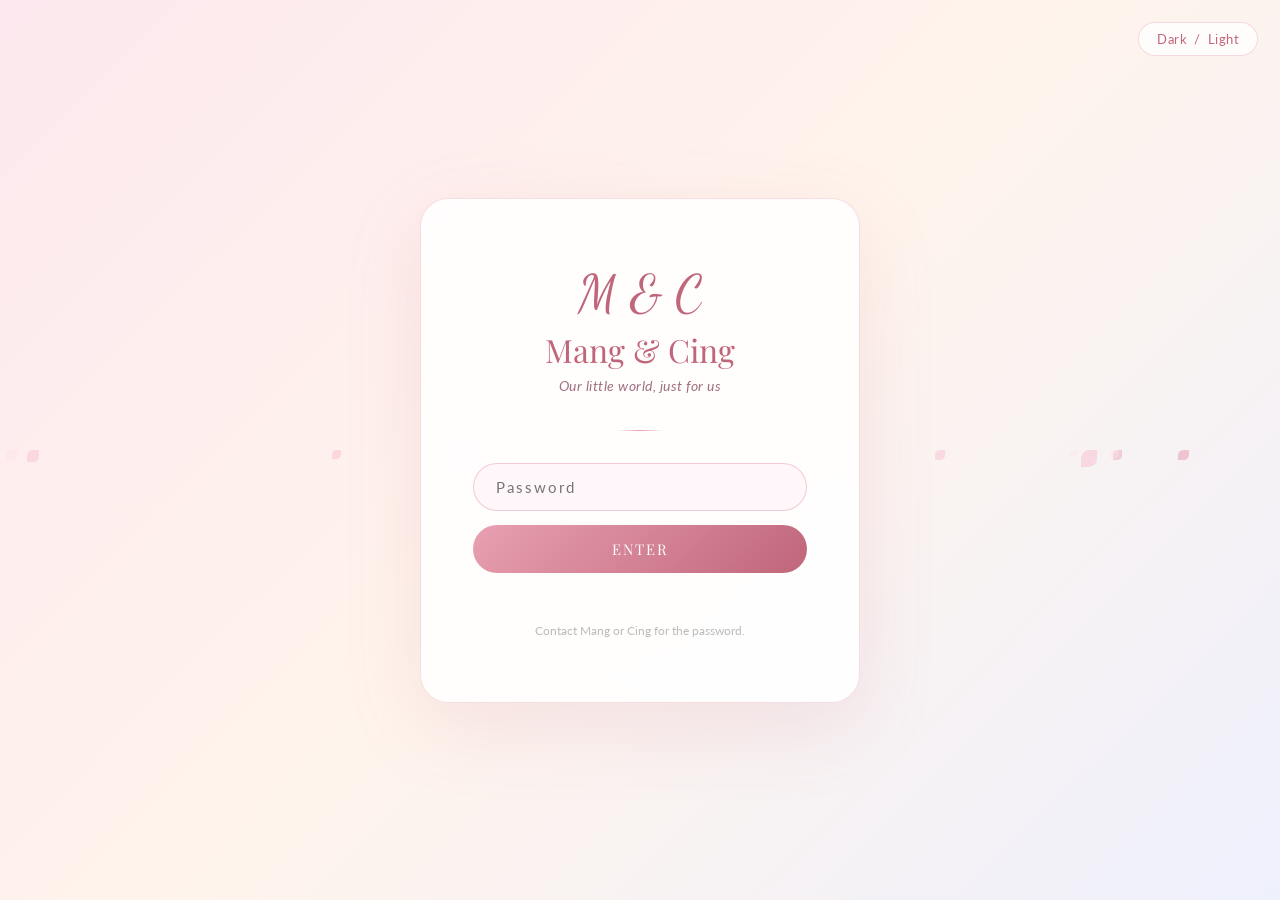
<file: music.html>
<!DOCTYPE html>
<html lang="en">
<head>
<meta charset="UTF-8">
<meta name="viewport" content="width=device-width, initial-scale=1.0">
<title>Music &ndash; Mang &amp; Cing</title>
<link rel="stylesheet" href="css/shared.css">
<style>
.page-header { text-align:center; padding:50px 20px 20px; }
.music-wrap { max-width:780px; margin:0 auto; padding:0 20px 80px; }
.now-playing {
  background:var(--card); border:1px solid var(--border); border-radius:24px;
  padding:36px; margin-bottom:28px; text-align:center;
  backdrop-filter:blur(15px); box-shadow:0 8px 40px var(--shadow);
  position:relative; z-index:1; display:none;
}
.now-playing.visible { display:block; }
.vinyl {
  width:140px; height:140px; border-radius:50%;
  background:conic-gradient(from 0deg, #c0667a 0%, #200a12 33%, #c0667a 50%, #d4a847 66%, #200a12 83%, #c0667a 100%);
  margin:0 auto 22px; display:flex; align-items:center; justify-content:center;
  box-shadow:0 8px 32px rgba(0,0,0,0.25);
  animation:spin 6s linear infinite; animation-play-state:paused;
}
.vinyl.playing { animation-play-state:running; }
@keyframes spin{from{transform:rotate(0)}to{transform:rotate(360deg)}}
.vinyl-center {
  width:42px; height:42px; border-radius:50%;
  background:var(--bg); border:2px solid rgba(255,255,255,0.2);
  display:flex; align-items:center; justify-content:center;
  font-family:'Dancing Script',cursive; font-size:0.85rem; color:var(--deep-rose);
}
.song-title { font-family:'Playfair Display',serif; font-size:1.3rem; color:var(--text); margin-bottom:4px; }
.song-meta { color:var(--text-light); font-size:0.88rem; margin-bottom:20px; font-style:italic; }
audio { width:100%; border-radius:10px; margin-bottom:16px; }
.player-btns { display:flex; gap:12px; justify-content:center; }
.upload-audio {
  background:var(--card); border:1.5px dashed var(--border); border-radius:20px;
  padding:28px; text-align:center; margin-bottom:28px;
  backdrop-filter:blur(15px); position:relative; z-index:1;
}
.upload-audio input[type=file] { display:none; }
.add-song-form {
  background:var(--card); border:1px solid var(--border); border-radius:20px;
  padding:24px; margin-bottom:28px; backdrop-filter:blur(15px); position:relative; z-index:1;
}
.add-song-form h3 { font-family:'Playfair Display',serif; color:var(--deep-rose); margin-bottom:14px; font-size:1.1rem; }
.form-row3 { display:grid; grid-template-columns:2fr 2fr; gap:10px; margin-bottom:10px; }
.playlist { position:relative; z-index:1; }
.playlist-header { display:flex; justify-content:space-between; align-items:center; margin-bottom:14px; }
.playlist-header h3 { font-family:'Playfair Display',serif; color:var(--deep-rose); }
.song-item {
  background:var(--card); border:1px solid var(--border); border-radius:14px;
  padding:14px 18px; margin-bottom:10px; display:flex;
  align-items:center; gap:14px; cursor:pointer;
  backdrop-filter:blur(15px); transition:all 0.3s;
}
.song-item:hover, .song-item.active { border-color:var(--deep-rose); transform:translateX(4px); }
.song-item.active { background:rgba(232,160,176,0.12); }
.song-number { width:24px; text-align:center; font-size:0.8rem; color:var(--text-light); flex-shrink:0; }
.song-info { flex:1; }
.song-name { font-family:'Playfair Display',serif; color:var(--text); font-size:0.95rem; }
.song-note { font-size:0.78rem; color:var(--text-light); font-style:italic; margin-top:2px; }
.play-icon { color:var(--deep-rose); font-size:0.85rem; letter-spacing:0.5px; }
.del-song { background:none; border:none; cursor:pointer; color:#cc5566; font-size:0.78rem; opacity:0.35; transition:opacity 0.2s; }
.del-song:hover { opacity:1; }
</style>
</head>
<body>
<div class="petals-bg" id="petalsBg"></div>
<div id="navPlaceholder"></div>
<main>
<div class="page-header fade-up">
  <h1 class="section-title">Our Music</h1>
  <p class="section-sub">The soundtrack of our love story&hellip;</p>
</div>
<div class="music-wrap">
  <div class="now-playing fade-up" id="nowPlaying">
    <div class="vinyl" id="vinyl"><div class="vinyl-center">M&amp;C</div></div>
    <div class="song-title" id="npTitle">Select a song to play</div>
    <div class="song-meta" id="npMeta">Our playlist</div>
    <audio id="mainAudio" controls onplay="onPlay()" onpause="onPause()" onended="nextSong()"></audio>
    <div class="player-btns">
      <button class="btn-secondary" onclick="prevSong()">Previous</button>
      <button class="btn-secondary" onclick="nextSong()">Next</button>
    </div>
  </div>
  <div class="upload-audio fade-up">
    <label class="btn-primary" for="audioInput" style="display:inline-block;cursor:pointer;">Upload Audio</label>
    <input type="file" id="audioInput" accept="audio/*" multiple onchange="handleAudioUpload(this.files)">
    <p style="margin-top:12px;font-size:0.82rem;color:var(--text-light);">MP3, WAV, M4A &mdash; Add your special songs directly.</p>
  </div>
  <div class="add-song-form fade-up">
    <h3>Add a Song by URL or Filename</h3>
    <div class="form-row3">
      <input type="text" id="newSongName" placeholder="Song name">
      <input type="text" id="newSongNote" placeholder="Why this song?">
    </div>
    <input type="text" id="newSongUrl" placeholder="File path or URL (e.g. audio/song.mp3)" style="margin-bottom:12px;">
    <button class="btn-primary" onclick="addSongManual()">Add to Playlist</button>
  </div>
  <div class="playlist fade-up">
    <div class="playlist-header">
      <h3>Our Playlist</h3>
      <span style="color:var(--text-light);font-size:0.82rem;" id="songCount"></span>
    </div>
    <div id="playlistContainer"></div>
  </div>
</div>
</main>
<script src="js/shared.js"></script>
<script>
checkAuth(); applyTheme();
document.getElementById('navPlaceholder').innerHTML = navHtml('music');
spawnPetals(document.getElementById('petalsBg'), 15);
let songs=JSON.parse(localStorage.getItem('our_songs')||'[]');
let currentIdx=-1;
if(!songs.length){
  songs=[{id:1,name:'Our first song',note:'Play it and think of me',src:''},{id:2,name:'The one that reminds me of you',note:'Every single time',src:''}];
  save();
}
function save(){ localStorage.setItem('our_songs',JSON.stringify(songs.map(s=>({...s,src:s.src&&!s.src.startsWith('blob')&&!s.src.startsWith('data:')?s.src:''}))));  }
function handleAudioUpload(files){
  Array.from(files).forEach(file=>{
    const url=URL.createObjectURL(file);
    songs.unshift({id:Date.now()+Math.random(),name:file.name.replace(/\.[^.]+$/,''),note:'Uploaded',src:url});
    renderPlaylist(); showNotif('Song added.');
  });
}
function addSongManual(){
  const name=document.getElementById('newSongName').value.trim();
  if(!name){ showNotif('Please enter a song name.'); return; }
  songs.push({id:Date.now(),name,note:document.getElementById('newSongNote').value.trim(),src:document.getElementById('newSongUrl').value.trim()});
  save(); renderPlaylist();
  document.getElementById('newSongName').value='';
  document.getElementById('newSongNote').value='';
  document.getElementById('newSongUrl').value='';
  showNotif('Song added to playlist.');
}
function playSong(i){
  currentIdx=i; const s=songs[i];
  document.getElementById('nowPlaying').classList.add('visible');
  document.getElementById('npTitle').textContent=s.name;
  document.getElementById('npMeta').textContent=s.note||'Our playlist';
  const audio=document.getElementById('mainAudio');
  if(s.src){ audio.src=s.src; audio.play(); }
  else { showNotif('No audio file for this song. Add a URL or upload.'); }
  renderPlaylist();
}
function prevSong(){ if(songs.length) playSong((currentIdx-1+songs.length)%songs.length); }
function nextSong(){ if(songs.length) playSong((currentIdx+1)%songs.length); }
function onPlay(){ document.getElementById('vinyl').classList.add('playing'); }
function onPause(){ document.getElementById('vinyl').classList.remove('playing'); }
function deleteSong(id,e){
  e.stopPropagation();
  if(confirm('Remove from playlist?')){ songs=songs.filter(s=>s.id!==id); save(); renderPlaylist(); }
}
function renderPlaylist(){
  document.getElementById('songCount').textContent=songs.length+' songs';
  document.getElementById('playlistContainer').innerHTML=songs.map((s,i)=>`
    <div class="song-item ${i===currentIdx?'active':''}" onclick="playSong(${i})">
      <span class="song-number">${i+1}</span>
      <div class="song-info">
        <div class="song-name">${s.name}</div>
        <div class="song-note">${s.note||''}</div>
      </div>
      <span class="play-icon">${i===currentIdx?'Playing':'Play'}</span>
      <button class="del-song" onclick="deleteSong(${s.id},event)">Remove</button>
    </div>
  `).join('');
}
renderPlaylist();
</script>
</body>
</html>
</file>
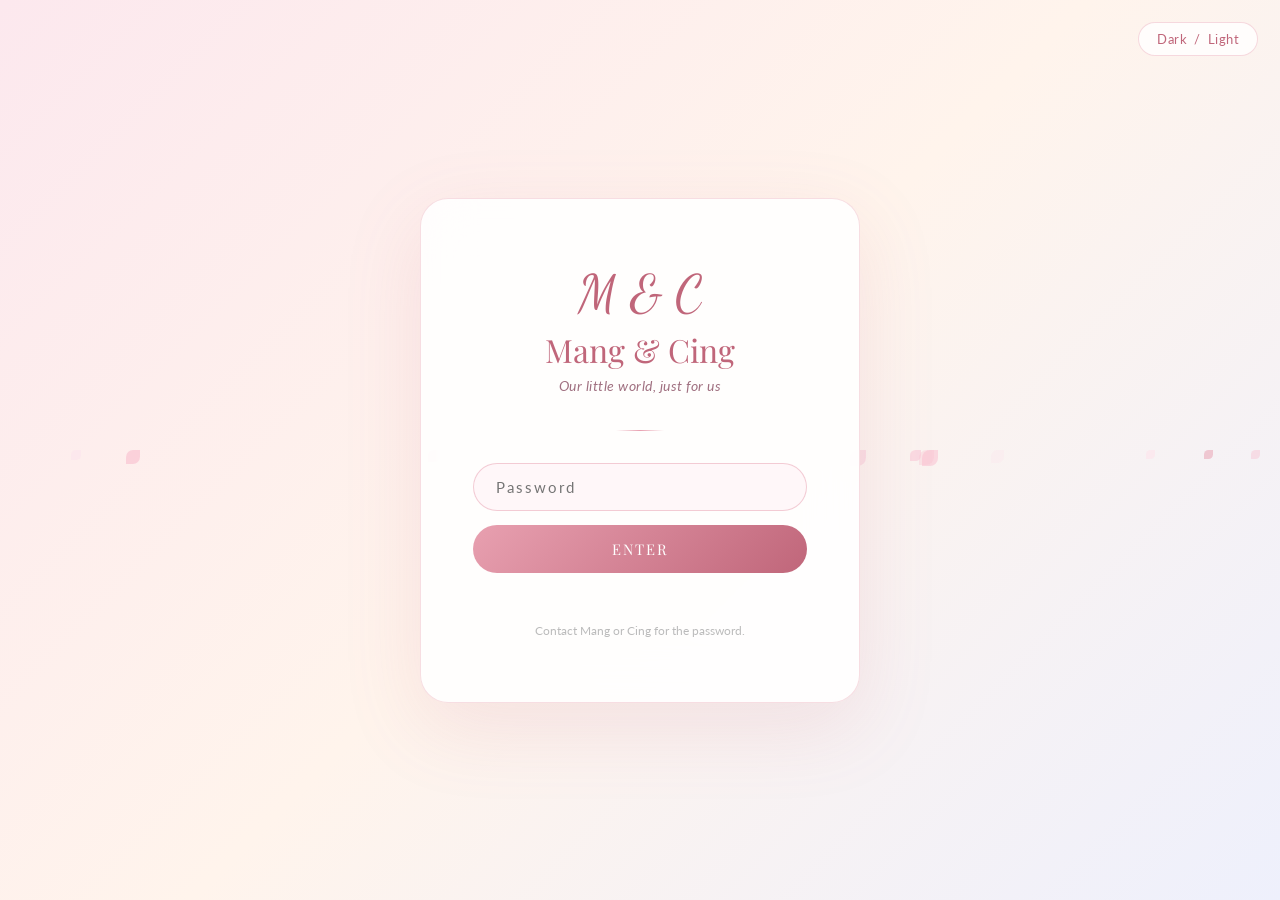
<file: timeline.html>
<!DOCTYPE html>
<html lang="en">
<head>
<meta charset="UTF-8">
<meta name="viewport" content="width=device-width, initial-scale=1.0">
<title>Timeline &ndash; Mang &amp; Cing</title>
<link rel="stylesheet" href="css/shared.css">
<style>
.page-header { text-align:center; padding:50px 20px 20px; }
.timeline-wrap { max-width:800px; margin:0 auto; padding:20px 24px 80px; position:relative; z-index:1; }
.tl-add-form {
  background:var(--card); border:1px solid var(--border);
  border-radius:20px; padding:28px; margin-bottom:44px;
  backdrop-filter:blur(15px); box-shadow:0 8px 32px var(--shadow);
}
.tl-add-form h3 { font-family:'Playfair Display',serif; color:var(--deep-rose); margin-bottom:16px; font-size:1.2rem; }
.form-grid { display:grid; grid-template-columns:1fr 1fr; gap:12px; margin-bottom:12px; }
.timeline { position:relative; }
.timeline::before {
  content:''; position:absolute; left:50%; top:0; bottom:0;
  width:1px; background:linear-gradient(to bottom, transparent, var(--rose), var(--gold), var(--rose), transparent);
  transform:translateX(-50%);
}
@media(max-width:600px){
  .timeline::before { left:18px; }
  .tl-item { flex-direction:row !important; padding-left:50px !important; }
  .tl-dot { left:8px !important; right:auto !important; }
  .tl-content { max-width:100% !important; margin:0 !important; }
}
.tl-item { display:flex; align-items:flex-start; margin-bottom:50px; position:relative; animation:fadeUp 0.6s ease; }
.tl-item.left { flex-direction:row-reverse; }
.tl-dot {
  position:absolute; left:50%; transform:translateX(-50%);
  width:44px; height:44px; border-radius:50%;
  background:var(--btn-grad); border:3px solid var(--bg);
  display:flex; align-items:center; justify-content:center;
  font-family:'Playfair Display',serif; font-size:0.7rem; color:white;
  font-weight:700; letter-spacing:0.5px; text-align:center; line-height:1.2;
  box-shadow:0 4px 18px var(--shadow); z-index:2;
}
.tl-content {
  max-width:calc(50% - 50px);
  background:var(--card); border:1px solid var(--border);
  border-radius:18px; padding:22px;
  backdrop-filter:blur(15px); box-shadow:0 4px 20px var(--shadow);
  transition:all 0.3s;
}
.tl-content:hover { transform:translateY(-3px); box-shadow:0 12px 40px var(--shadow); }
.tl-item.left .tl-content { margin-right:50px; }
.tl-item.right .tl-content { margin-left:50px; }
.tl-date { font-size:0.72rem; color:var(--gold); font-weight:700; letter-spacing:1.5px; text-transform:uppercase; margin-bottom:6px; }
.tl-title { font-family:'Playfair Display',serif; color:var(--deep-rose); font-size:1.05rem; margin-bottom:6px; }
.tl-desc { color:var(--text-light); font-size:0.88rem; line-height:1.7; font-style:italic; }
.tl-del { background:none; border:none; color:#cc5566; cursor:pointer; font-size:0.75rem; margin-top:10px; opacity:0.4; transition:opacity 0.2s; }
.tl-del:hover { opacity:1; }
</style>
</head>
<body>
<div class="petals-bg" id="petalsBg"></div>
<div id="navPlaceholder"></div>
<main>
<div class="page-header fade-up">
  <h1 class="section-title">Our Timeline</h1>
  <p class="section-sub">Every chapter of our beautiful story&hellip;</p>
</div>
<div class="timeline-wrap">
  <div class="tl-add-form fade-up">
    <h3>Add a Memory</h3>
    <div class="form-grid">
      <input type="text" id="tlDate" placeholder="Date (e.g. March 2023)">
      <input type="text" id="tlTitle" placeholder="Event title">
    </div>
    <textarea id="tlDesc" placeholder="Describe this special moment&hellip;" style="min-height:80px;resize:vertical;margin-bottom:14px;"></textarea>
    <button class="btn-primary" onclick="addEvent()">Add to Timeline</button>
  </div>
  <div class="timeline" id="timeline"></div>
</div>
</main>
<script src="js/shared.js"></script>
<script>
checkAuth(); applyTheme();
document.getElementById('navPlaceholder').innerHTML = navHtml('timeline');
spawnPetals(document.getElementById('petalsBg'), 15);
let events=JSON.parse(localStorage.getItem('timeline_events')||'[]');
if(!events.length){
  events=[
    {id:1,date:'September 2, 2022',title:'We began',desc:'The universe decided our paths should cross. And everything changed.',dot:'Sep\n2022'},
    {id:2,date:'Our early days',title:'First moments',desc:'We were both nervous, both pretending not to be. It was perfect.',dot:''},
    {id:3,date:'Getting closer',title:'When I knew',desc:'There was a quiet moment when I realized this was something real.',dot:''},
    {id:4,date:'Official',title:'Mang &amp; Cing',desc:'We made it official. The best decision ever made.',dot:'M&amp;C'},
  ];
  save();
}
function save(){ localStorage.setItem('timeline_events',JSON.stringify(events)); }
function addEvent(){
  const date=document.getElementById('tlDate').value.trim();
  const title=document.getElementById('tlTitle').value.trim();
  const desc=document.getElementById('tlDesc').value.trim();
  if(!date||!title){ showNotif('Please enter date and title.'); return; }
  events.unshift({id:Date.now(),date,title,desc,dot:''});
  save(); render();
  document.getElementById('tlDate').value='';
  document.getElementById('tlTitle').value='';
  document.getElementById('tlDesc').value='';
  showNotif('Memory added.');
}
function deleteEvent(id){ if(confirm('Remove this memory?')){ events=events.filter(e=>e.id!==id); save(); render(); } }
function render(){
  const tl=document.getElementById('timeline');
  const role=getRole();
  tl.innerHTML=events.map((e,i)=>{
    const side=i%2===0?'right':'left';
    return `<div class="tl-item ${side}">
      <div class="tl-dot">${e.dot||'&#x2764;'}</div>
      <div class="tl-content">
        <div class="tl-date">${e.date}</div>
        <div class="tl-title">${e.title}</div>
        ${e.desc?`<div class="tl-desc">${e.desc}</div>`:''}
        ${role!=='site'?`<button class="tl-del" onclick="deleteEvent(${e.id})">Remove</button>`:''}
      </div>
    </div>`;
  }).join('');
}
render();
</script>
</body>
</html>
</file>
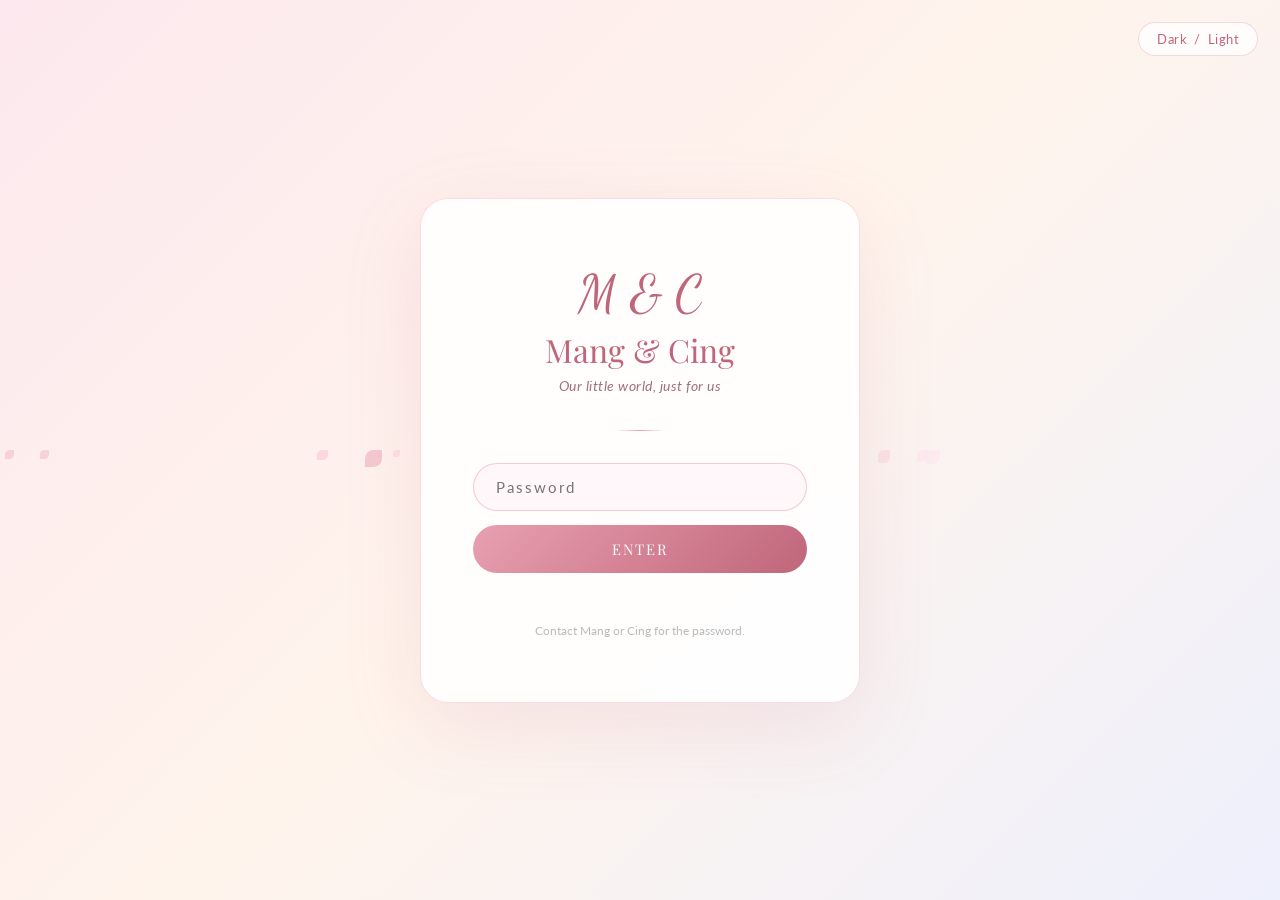
<file: wishes.html>
<!DOCTYPE html>
<html lang="en">
<head>
<meta charset="UTF-8">
<meta name="viewport" content="width=device-width, initial-scale=1.0">
<title>Wishes &ndash; Mang &amp; Cing</title>
<link rel="stylesheet" href="css/shared.css">
<style>
.page-header { text-align:center; padding:50px 20px 20px; }
.wishes-wrap { max-width:900px; margin:0 auto; padding:0 20px 80px; }
.stats-bar {
  background:var(--card); border:1px solid var(--border); border-radius:18px;
  padding:20px 28px; margin-bottom:24px; display:flex; gap:28px; align-items:center; flex-wrap:wrap;
  backdrop-filter:blur(15px); position:relative; z-index:1;
}
.stat-item { text-align:center; }
.stat-num { font-family:'Playfair Display',serif; font-size:1.9rem; color:var(--deep-rose); font-weight:700; display:block; }
.stat-lbl { font-size:0.7rem; color:var(--text-light); text-transform:uppercase; letter-spacing:1px; }
.progress-bar { flex:1; min-width:200px; }
.progress-track { height:8px; border-radius:4px; background:rgba(232,160,176,0.18); overflow:hidden; }
.progress-fill { height:100%; border-radius:4px; background:var(--btn-grad); transition:width 1s ease; }
.add-wish-form {
  background:var(--card); border:1px solid var(--border); border-radius:22px;
  padding:30px; margin-bottom:30px; backdrop-filter:blur(15px);
  box-shadow:0 8px 32px var(--shadow); position:relative; z-index:1;
}
.add-wish-form h2 { font-family:'Playfair Display',serif; color:var(--deep-rose); margin-bottom:16px; font-size:1.3rem; }
.category-tabs { display:flex; gap:8px; flex-wrap:wrap; margin-bottom:16px; }
.cat-tab {
  padding:7px 16px; border-radius:50px; border:1.5px solid var(--border);
  background:transparent; color:var(--text-light); cursor:pointer; font-size:0.82rem;
  transition:all 0.3s; letter-spacing:0.3px;
}
.cat-tab.active { background:var(--deep-rose); color:white; border-color:transparent; }
.wishes-grid { display:grid; grid-template-columns:repeat(auto-fill,minmax(255px,1fr)); gap:14px; position:relative; z-index:1; }
.wish-card {
  background:var(--card); border:1px solid var(--border); border-radius:18px;
  padding:22px; backdrop-filter:blur(15px); box-shadow:0 4px 20px var(--shadow);
  transition:all 0.3s; position:relative; overflow:hidden; animation:fadeUp 0.5s ease;
}
.wish-card:hover { transform:translateY(-3px); box-shadow:0 12px 40px var(--shadow); }
.wish-card::before { content:''; position:absolute; top:0; left:0; right:0; height:2px; background:var(--btn-grad); }
.wish-card.completed::before { background:linear-gradient(135deg,#4caf50,#8bc34a); }
.wish-cat { font-size:0.68rem; text-transform:uppercase; letter-spacing:1.5px; color:var(--gold); font-weight:700; margin-bottom:8px; }
.wish-text { font-family:'Playfair Display',serif; color:var(--text); font-size:0.97rem; line-height:1.65; margin-bottom:14px; }
.wish-card.completed .wish-text { text-decoration:line-through; opacity:0.55; }
.wish-meta { display:flex; justify-content:space-between; align-items:center; }
.wish-from { font-size:0.75rem; color:var(--text-light); }
.wish-actions { display:flex; gap:8px; align-items:center; }
.check-btn {
  background:none; border:1.5px solid var(--border); border-radius:50%;
  width:28px; height:28px; cursor:pointer; font-size:0.82rem;
  transition:all 0.25s; display:flex; align-items:center; justify-content:center; color:var(--text-light);
}
.check-btn:hover { border-color:#4caf50; color:#4caf50; }
.wish-card.completed .check-btn { background:#4caf50; border-color:#4caf50; color:white; }
.del-btn-w { background:none; border:none; cursor:pointer; color:#cc5566; font-size:0.75rem; opacity:0.35; transition:opacity 0.2s; }
.del-btn-w:hover { opacity:1; }
.form-actions { display:flex; justify-content:flex-end; margin-top:12px; }
</style>
</head>
<body>
<div class="petals-bg" id="petalsBg"></div>
<div id="navPlaceholder"></div>
<main>
<div class="page-header fade-up">
  <h1 class="section-title">Wishes &amp; Promises</h1>
  <p class="section-sub">Dreams to chase, promises to keep, adventures ahead&hellip;</p>
</div>
<div class="wishes-wrap">
  <div class="stats-bar fade-up">
    <div class="stat-item">
      <span class="stat-num" id="totalWishes">0</span>
      <span class="stat-lbl">Total Wishes</span>
    </div>
    <div class="stat-item">
      <span class="stat-num" id="doneWishes">0</span>
      <span class="stat-lbl">Completed</span>
    </div>
    <div class="progress-bar">
      <div style="font-size:0.78rem;color:var(--text-light);margin-bottom:7px;" id="progressLabel">0% complete</div>
      <div class="progress-track"><div class="progress-fill" id="progressFill" style="width:0%"></div></div>
    </div>
  </div>

  <div class="add-wish-form fade-up">
    <h2>Add a Wish or Promise</h2>
    <div class="category-tabs" id="addCatTabs">
      <button class="cat-tab active" data-cat="Travel"    onclick="selectCat(this)">Travel</button>
      <button class="cat-tab" data-cat="Adventure" onclick="selectCat(this)">Adventure</button>
      <button class="cat-tab" data-cat="Romance"   onclick="selectCat(this)">Romance</button>
      <button class="cat-tab" data-cat="Promise"   onclick="selectCat(this)">Promise</button>
      <button class="cat-tab" data-cat="Fun"       onclick="selectCat(this)">Fun</button>
      <button class="cat-tab" data-cat="Life"      onclick="selectCat(this)">Life</button>
    </div>
    <textarea id="wishText" placeholder="Write your wish or promise here&hellip;" style="min-height:80px;resize:vertical;margin-bottom:0;"></textarea>
    <div class="form-actions"><button class="btn-primary" onclick="addWish()">Add Wish</button></div>
  </div>

  <div class="category-tabs fade-up" id="filterTabs" style="margin-bottom:20px;">
    <button class="cat-tab active" onclick="filterWishes('all',this)">All</button>
    <button class="cat-tab" onclick="filterWishes('Travel',this)">Travel</button>
    <button class="cat-tab" onclick="filterWishes('Adventure',this)">Adventure</button>
    <button class="cat-tab" onclick="filterWishes('Romance',this)">Romance</button>
    <button class="cat-tab" onclick="filterWishes('Promise',this)">Promise</button>
    <button class="cat-tab" onclick="filterWishes('Fun',this)">Fun</button>
    <button class="cat-tab" onclick="filterWishes('Life',this)">Life</button>
  </div>

  <div class="wishes-grid" id="wishesGrid"></div>
</div>
</main>
<script src="js/shared.js"></script>
<script>
checkAuth(); applyTheme();
document.getElementById('navPlaceholder').innerHTML = navHtml('wishes');
spawnPetals(document.getElementById('petalsBg'), 15);
let wishes=JSON.parse(localStorage.getItem('our_wishes')||'[]');
let selectedCat='Travel', currentFilter='all';
const role=getRole();
if(!wishes.length){
  wishes=[
    {id:1,text:'Visit Paris together',cat:'Travel',from:'Both',done:false},
    {id:2,text:'Cook an entire meal together without burning anything',cat:'Fun',from:'Both',done:false},
    {id:3,text:'Watch every sunset we can, together',cat:'Romance',from:'Mang',done:false},
    {id:4,text:'Always talk things through, no matter what',cat:'Promise',from:'Both',done:false},
    {id:5,text:'Take a completely spontaneous trip with no plan',cat:'Adventure',from:'Cing',done:false},
    {id:6,text:'Dance together in the rain at least once',cat:'Romance',from:'Both',done:false},
  ];
  save();
}
function save(){ localStorage.setItem('our_wishes',JSON.stringify(wishes)); }
function selectCat(btn){
  selectedCat=btn.dataset.cat;
  document.querySelectorAll('#addCatTabs .cat-tab').forEach(b=>b.classList.remove('active'));
  btn.classList.add('active');
}
function filterWishes(cat,btn){
  currentFilter=cat;
  document.querySelectorAll('#filterTabs .cat-tab').forEach(b=>b.classList.remove('active'));
  btn.classList.add('active'); render();
}
function addWish(){
  const text=document.getElementById('wishText').value.trim();
  if(!text){ showNotif('Write your wish first.'); return; }
  const from=role==='mang'?'Mang':role==='cing'?'Cing':'Both';
  wishes.unshift({id:Date.now(),text,cat:selectedCat,from,done:false});
  save(); render();
  document.getElementById('wishText').value='';
  showNotif('Wish added.');
}
function toggleDone(id){ const w=wishes.find(x=>x.id===id); if(w){ w.done=!w.done; save(); render(); if(w.done) showNotif('Wish completed!'); } }
function deleteWish(id){ if(confirm('Remove this wish?')){ wishes=wishes.filter(w=>w.id!==id); save(); render(); } }
function render(){
  const grid=document.getElementById('wishesGrid');
  const filtered=currentFilter==='all'?wishes:wishes.filter(w=>w.cat===currentFilter);
  grid.innerHTML=filtered.map(w=>`
    <div class="wish-card ${w.done?'completed':''}">
      <div class="wish-cat">${w.cat}</div>
      <div class="wish-text">${w.text}</div>
      <div class="wish-meta">
        <span class="wish-from">${w.from}</span>
        <div class="wish-actions">
          <button class="check-btn" onclick="toggleDone(${w.id})" title="${w.done?'Mark undone':'Mark done'}">${w.done?'&#x2713;':'&#x25CB;'}</button>
          <button class="del-btn-w" onclick="deleteWish(${w.id})">&#x2715;</button>
        </div>
      </div>
    </div>
  `).join('')||'<div style="text-align:center;padding:40px;color:var(--text-light);font-style:italic;font-family:\'Playfair Display\',serif;">No wishes in this category yet.</div>';
  const done=wishes.filter(w=>w.done).length, total=wishes.length, pct=total?Math.round(done/total*100):0;
  document.getElementById('totalWishes').textContent=total;
  document.getElementById('doneWishes').textContent=done;
  document.getElementById('progressLabel').textContent=pct+'% complete';
  setTimeout(()=>document.getElementById('progressFill').style.width=pct+'%',100);
}
render();
</script>
</body>
</html>
</file>
<file: css/shared.css>
/* shared.css - Mang & Cing */
@import url('https://fonts.googleapis.com/css2?family=Playfair+Display:ital,wght@0,400;0,700;1,400&family=Lato:wght@300;400;700&family=Dancing+Script:wght@600&display=swap');

:root {
 --rose: #e8a0b0;
 --deep-rose: #c0667a;
 --blush: #fce8ee;
 --gold: #d4a847;
 --cream: #fff8f0;
 --text: #3a1a22;
 --text-light: #7a4a55;
 --bg: #fff8fc;
 --card: rgba(255,255,255,0.85);
 --border: rgba(232,160,176,0.4);
 --nav-bg: rgba(255,240,248,0.92);
 --shadow: rgba(192,102,122,0.15);
 --btn-grad: linear-gradient(135deg,#e8a0b0,#c0667a);
}

body.dark {
 --rose: #c0667a;
 --deep-rose: #f0a0b8;
 --blush: #2a0f18;
 --gold: #e0b85a;
 --cream: #1a0a12;
 --text: #f0e0e8;
 --text-light: #c0909a;
 --bg: #120810;
 --card: rgba(30,10,20,0.85);
 --border: rgba(192,102,122,0.3);
 --nav-bg: rgba(20,5,12,0.95);
 --shadow: rgba(192,102,122,0.25);
 --btn-grad: linear-gradient(135deg,#8b3a50,#c0667a);
}

* { margin:0; padding:0; box-sizing:border-box; }

body {
 min-height:100vh;
 background-color:var(--bg);
 background-image: radial-gradient(circle at 20% 20%, rgba(232,160,176,0.15) 0%, transparent 50%),
 radial-gradient(circle at 80% 80%, rgba(212,168,71,0.08) 0%, transparent 50%);
 color:var(--text);
 font-family:'Lato',sans-serif;
 transition:background-color 0.4s, color 0.4s;
}

/* NAV */
nav {
  position:fixed; top:0; left:0; right:0; z-index:1000;
  background:var(--nav-bg);
  backdrop-filter:blur(20px);
  -webkit-backdrop-filter:blur(20px);
  border-bottom:1px solid var(--border);
  padding:0 20px;
  height:58px;
  display:flex; align-items:center; justify-content:space-between;
  box-shadow:0 2px 20px var(--shadow);
}
.nav-logo {
  font-family:'Dancing Script',cursive;
  font-size:1.55rem; color:var(--deep-rose);
  text-decoration:none; flex-shrink:0; z-index:10;
}
.nav-links { display:flex; gap:4px; align-items:center; }
.nav-links a {
  padding:6px 13px; border-radius:50px;
  color:var(--text-light); text-decoration:none;
  font-size:0.82rem; font-weight:700;
  transition:all 0.25s; white-space:nowrap;
}
.nav-links a:hover, .nav-links a.active { background:var(--deep-rose); color:white; }
.nav-right { display:flex; gap:8px; align-items:center; flex-shrink:0; }
.theme-btn, .logout-btn {
  padding:6px 14px; border-radius:50px; border:1px solid var(--border);
  background:transparent; color:var(--text-light);
  cursor:pointer; font-size:0.78rem; transition:all 0.25s; white-space:nowrap;
}
.theme-btn:hover { background:var(--deep-rose); color:white; border-color:transparent; }
.logout-btn:hover { background:#d06070; color:white; border-color:transparent; }

/* Hamburger — hidden on desktop */
.nav-hamburger {
  display:none; flex-direction:column; justify-content:center; gap:5px;
  background:none; border:none; cursor:pointer; padding:8px; z-index:10; flex-shrink:0;
}
.nav-hamburger span {
  display:block; width:22px; height:2px;
  background:var(--deep-rose); border-radius:2px; transition:all 0.3s;
}
.nav-hamburger.open span:nth-child(1) { transform:translateY(7px) rotate(45deg); }
.nav-hamburger.open span:nth-child(2) { opacity:0; transform:scaleX(0); }
.nav-hamburger.open span:nth-child(3) { transform:translateY(-7px) rotate(-45deg); }

/* Mobile drawer */
.nav-drawer {
  display:none;
  position:fixed; top:58px; left:0; right:0; z-index:999;
  background:var(--nav-bg); backdrop-filter:blur(24px); -webkit-backdrop-filter:blur(24px);
  border-bottom:1px solid var(--border);
  padding:12px 20px 18px;
  box-shadow:0 8px 32px var(--shadow);
  flex-direction:column; gap:0;
  transform:translateY(-8px); opacity:0; transition:transform 0.3s, opacity 0.3s;
  pointer-events:none;
}
.nav-drawer.open { transform:translateY(0); opacity:1; pointer-events:all; }
.nav-drawer a {
  display:block; padding:11px 14px; color:var(--text-light);
  text-decoration:none; font-size:0.93rem; font-weight:700;
  border-radius:12px; transition:all 0.2s;
}
.nav-drawer a:hover, .nav-drawer a.active {
  background:rgba(192,102,122,0.12); color:var(--deep-rose);
}
.drawer-divider { height:1px; background:var(--border); margin:8px 0; }
.drawer-bottom { display:flex; gap:10px; padding-top:4px; }
.drawer-btn {
  flex:1; padding:9px; border-radius:50px; border:1px solid var(--border);
  background:transparent; color:var(--text-light);
  cursor:pointer; font-size:0.85rem; transition:all 0.25s; text-align:center;
}
.drawer-btn.theme:hover { background:var(--deep-rose); color:white; border-color:transparent; }
.drawer-btn.exit:hover { background:#d06070; color:white; border-color:transparent; }

@media (max-width:720px) {
  .nav-links { display:none; }
  .nav-right  { display:none; }
  .nav-hamburger { display:flex; }
  .nav-drawer { display:flex; }
}

main { padding-top:58px; }

/* PETALS */
.petals-bg { position:fixed; top:0; left:0; width:100%; height:100%; pointer-events:none; z-index:0; overflow:hidden; }
.petal {
 position:absolute; border-radius:50% 0 50% 0;
 animation:fall linear infinite; opacity:0;
}
@keyframes fall {
 0%{transform:translateY(-30px) rotate(0deg) scale(0.8); opacity:0.6;}
 100%{transform:translateY(110vh) rotate(720deg) scale(0.5); opacity:0;}
}

/* CARDS */
.card {
 background:var(--card);
 border:1px solid var(--border);
 border-radius:20px;
 padding:28px;
 backdrop-filter:blur(15px);
 box-shadow:0 8px 32px var(--shadow);
 transition:transform 0.3s, box-shadow 0.3s;
}
.card:hover { transform:translateY(-3px); box-shadow:0 15px 50px var(--shadow); }

/* BUTTONS */
.btn-primary {
 padding:12px 28px; border-radius:50px;
 background:var(--btn-grad); color:white; border:none;
 font-family:'Playfair Display',serif; font-size:1rem;
 cursor:pointer; transition:all 0.3s; letter-spacing:0.5px;
}
.btn-primary:hover { transform:translateY(-2px); box-shadow:0 8px 25px rgba(192,102,122,0.4); }

.btn-secondary {
 padding:10px 22px; border-radius:50px;
 background:transparent; border:1.5px solid var(--deep-rose);
 color:var(--deep-rose); font-size:0.9rem;
 cursor:pointer; transition:all 0.3s;
}
.btn-secondary:hover { background:var(--deep-rose); color:white; }

/* HEADINGS */
h1,h2,h3 { font-family:'Playfair Display',serif; }
.script { font-family:'Dancing Script',cursive; }
.section-title { font-size:2rem; color:var(--deep-rose); margin-bottom:8px; }
.section-sub { color:var(--text-light); font-style:italic; margin-bottom:32px; }

/* INPUT/TEXTAREA */
input[type=text], input[type=password], input[type=email], textarea, select {
 width:100%; padding:12px 18px;
 border:1.5px solid var(--border); border-radius:12px;
 background:rgba(255,240,248,0.5); color:var(--text);
 font-family:'Lato',sans-serif; font-size:0.95rem;
 outline:none; transition:border 0.3s;
}
body.dark input[type=text], body.dark input[type=password], body.dark textarea, body.dark select {
 background:rgba(40,10,22,0.7);
}
input:focus, textarea:focus { border-color:var(--deep-rose); }

/* ANIMATIONS */
@keyframes fadeUp {
 from{opacity:0;transform:translateY(20px);}
 to{opacity:1;transform:translateY(0);}
}
.fade-up { animation:fadeUp 0.7s ease forwards; }

@keyframes float {
 0%,100%{transform:translateY(0);}
 50%{transform:translateY(-10px);}
}
.float { animation:float 4s ease-in-out infinite; }

/* SCROLLBAR */
::-webkit-scrollbar { width:6px; }
::-webkit-scrollbar-track { background:var(--bg); }
::-webkit-scrollbar-thumb { background:var(--rose); border-radius:3px; }

/* NOTIFICATION */
.notif {
 position:fixed; bottom:30px; right:30px; z-index:9999;
 background:var(--deep-rose); color:white;
 padding:14px 24px; border-radius:12px;
 box-shadow:0 8px 30px rgba(192,102,122,0.4);
 font-size:0.9rem; transform:translateY(100px); opacity:0;
 transition:all 0.4s; pointer-events:none;
}
.notif.show { transform:translateY(0); opacity:1; }
</file>
